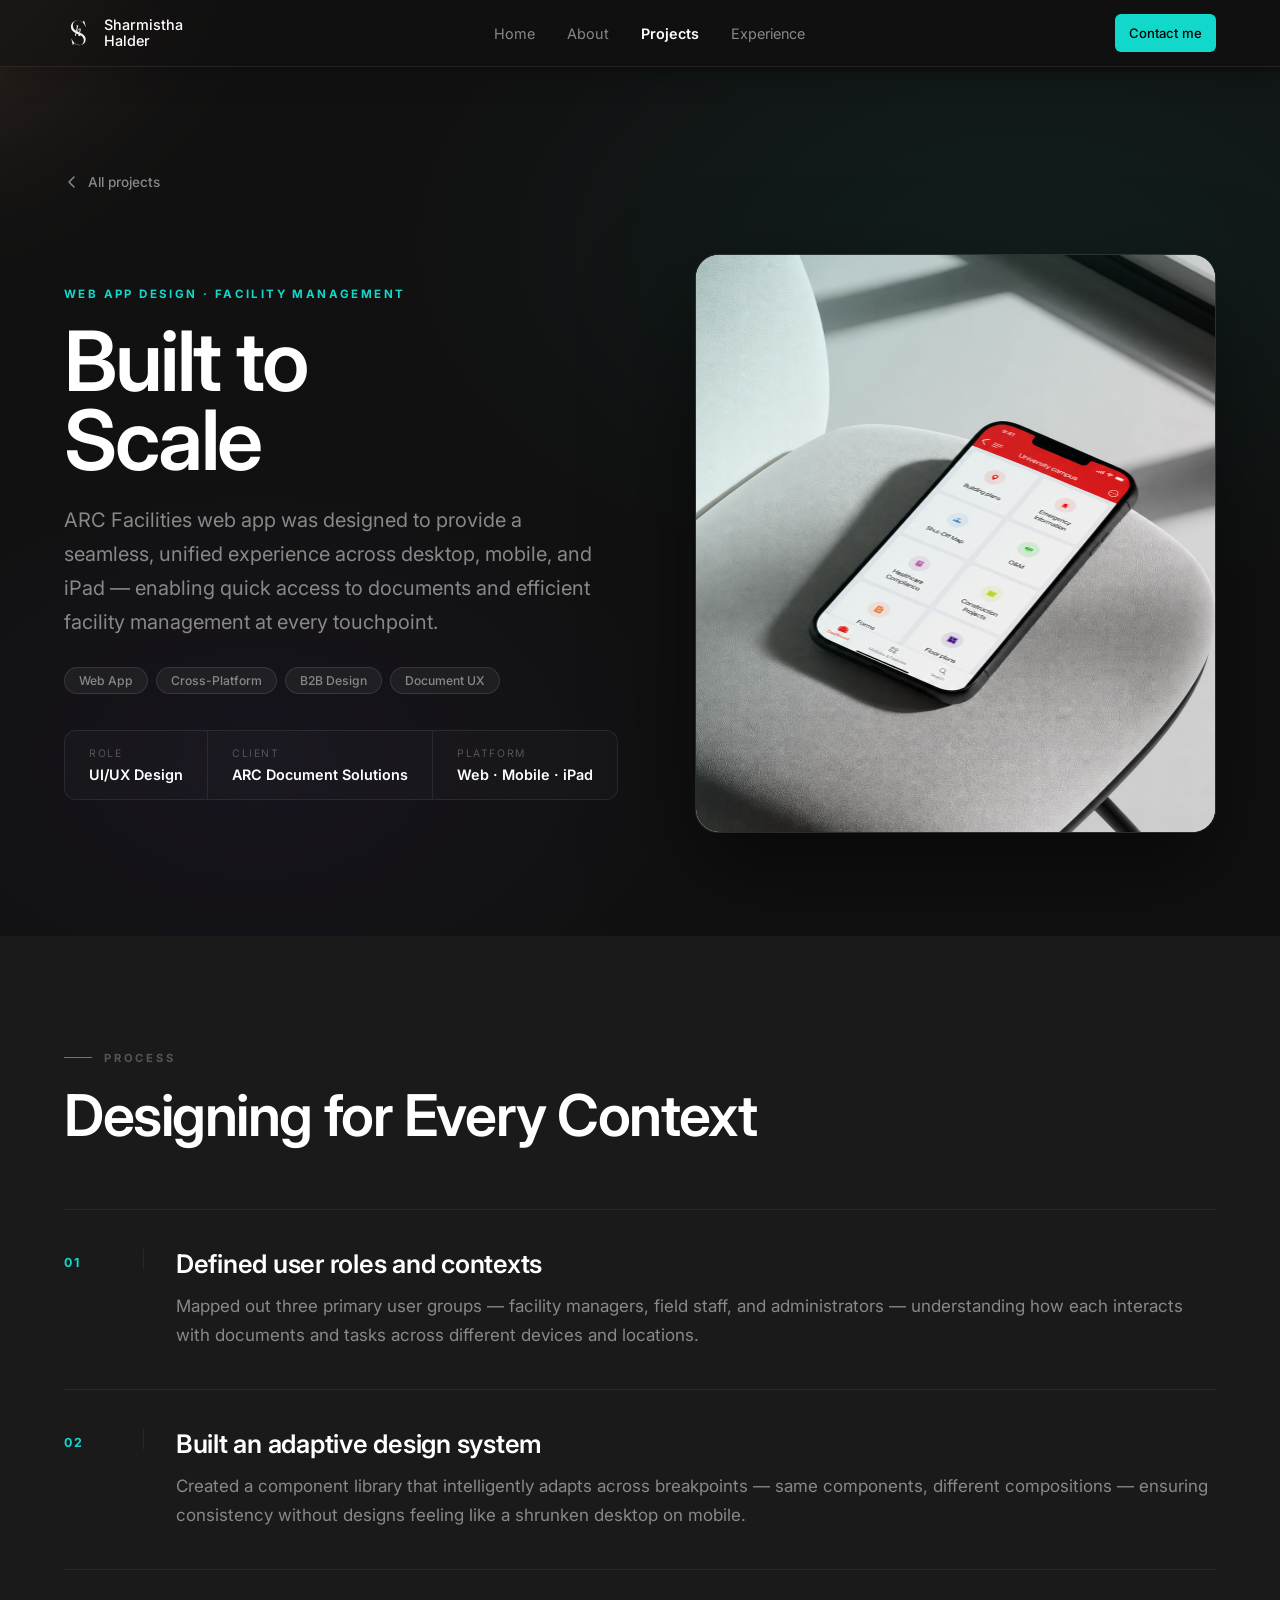
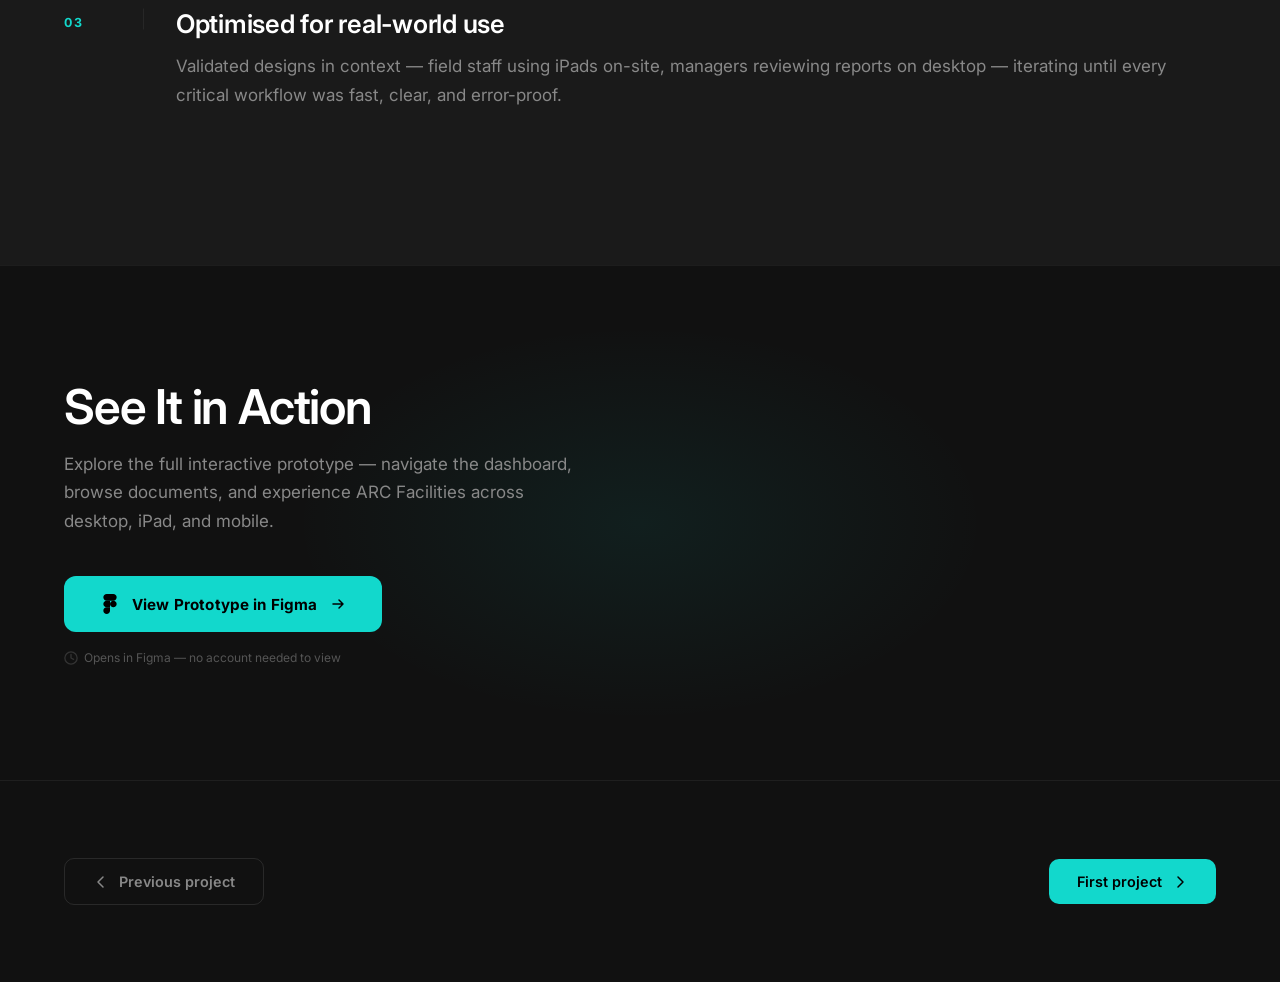
<file: project-mobile.html>
<!DOCTYPE html>
<html lang="en">

<head>
  <meta charset="UTF-8">
  <meta name="viewport" content="width=device-width, initial-scale=1.0">
  <title>Built to Scale – ARC Facilities · Sharmistha Halder</title>
  <meta name="description"
    content="ARC Facilities web app – a seamless cross-platform experience across desktop, mobile, and iPad for efficient facility management.">
  <link rel="preconnect" href="https://fonts.googleapis.com">
  <link rel="preconnect" href="https://fonts.gstatic.com" crossorigin>
  <link
    href="https://fonts.googleapis.com/css2?family=Inter:wght@300;400;500;600;700&family=Playfair+Display:ital,wght@1,500;1,600&display=swap"
    rel="stylesheet">
  <link rel="stylesheet" href="style.css">
  <link rel="stylesheet" href="project-detail.css">
</head>

<body>
  <div class="cursor-follower" id="cursor"></div>
  <nav class="navbar">
    <a href="./index.html#home" class="logo"><img src="./assets/logo emblem.svg" alt="Logo"
        class="logo-icon"><span>Sharmistha<br>Halder</span></a>
    <div class="nav-links" id="nav-links">
      <a href="./index.html#home" class="nav-link">Home</a>
      <a href="./index.html#about" class="nav-link">About</a>
      <a href="./index.html#projects" class="nav-link active">Projects</a>
      <a href="./index.html#experience" class="nav-link">Experience</a>
    </div>
    <div class="nav-actions">
      <button type="button" class="btn-primary" onclick="toggleModal(true)">Contact me</button>
      <div class="hamburger" id="hamburger"><span></span><span></span><span></span></div>
    </div>
  </nav>

  <main class="pd-main">

    <!-- HERO -->
    <header class="pd-hero">
      <div class="pd-hero-inner">
        <a href="./index.html#projects" class="pd-back">
          <svg width="16" height="16" viewBox="0 0 16 16" fill="none">
            <path d="M10 3L5 8l5 5" stroke="currentColor" stroke-width="1.5" stroke-linecap="round"
              stroke-linejoin="round" />
          </svg>
          All projects
        </a>
        <div class="pd-hero-grid">
          <div class="pd-hero-text fade-up">
            <p class="pd-eyebrow">Web App Design · Facility Management</p>
            <h1 class="pd-title">Built to<br>Scale</h1>
            <p class="pd-summary">ARC Facilities web app was designed to provide a seamless, unified experience across
              desktop, mobile, and iPad — enabling quick access to documents and efficient facility management at every
              touchpoint.</p>
            <div class="pd-tags">
              <span class="pd-tag">Web App</span>
              <span class="pd-tag">Cross-Platform</span>
              <span class="pd-tag">B2B Design</span>
              <span class="pd-tag">Document UX</span>
            </div>
            <div class="pd-meta-strip">
              <div class="pd-meta-item"><span class="pd-meta-label">Role</span><strong>UI/UX Design</strong></div>
              <div class="pd-meta-divider"></div>
              <div class="pd-meta-item"><span class="pd-meta-label">Client</span><strong>ARC Document Solutions</strong>
              </div>
              <div class="pd-meta-divider"></div>
              <div class="pd-meta-item"><span class="pd-meta-label">Platform</span><strong>Web · Mobile · iPad</strong>
              </div>
            </div>
          </div>
          <div class="pd-hero-visual fade-up fade-delay-1">
            <div class="pd-visual-glow"></div>
            <img src="./assets/arc details.svg" alt="ARC Facilities web app interface">
          </div>
        </div>
      </div>
    </header>

    <!-- PROCESS -->
    <section class="pd-section pd-section-dark">
      <div class="pd-section-inner">
        <div class="pd-section-label fade-up">Process</div>
        <h2 class="pd-section-title fade-up">Designing for Every Context</h2>
        <div class="pd-process-list">
          <div class="pd-process-step fade-up">
            <span class="pd-step-num">01</span>
            <div class="pd-step-body">
              <h3>Defined user roles and contexts</h3>
              <p>Mapped out three primary user groups — facility managers, field staff, and administrators —
                understanding how each interacts with documents and tasks across different devices and locations.</p>
            </div>
          </div>
          <div class="pd-process-step fade-up fade-delay-1">
            <span class="pd-step-num">02</span>
            <div class="pd-step-body">
              <h3>Built an adaptive design system</h3>
              <p>Created a component library that intelligently adapts across breakpoints — same components, different
                compositions — ensuring consistency without designs feeling like a shrunken desktop on mobile.</p>
            </div>
          </div>
          <div class="pd-process-step fade-up fade-delay-2">
            <span class="pd-step-num">03</span>
            <div class="pd-step-body">
              <h3>Optimised for real-world use</h3>
              <p>Validated designs in context — field staff using iPads on-site, managers reviewing reports on desktop —
                iterating until every critical workflow was fast, clear, and error-proof.</p>
            </div>
          </div>
        </div>
      </div>
    </section>

    <!-- CASE STUDY PREVIEW -->
    <!-- <section class="pd-casestudy-section fade-up">
      <div class="pd-casestudy-inner">
        <div class="pd-screens-header fade-up">
          <div class="pd-section-label">Case Study</div>
          <h2>Full Case Study</h2>
          <p>An end-to-end walkthrough of how ARC Facilities was designed for every screen, every workflow, every user.
          </p>
        </div>
        <div class="pd-casestudy-mockup fade-up fade-delay-1">
          <img src="./assets/ARC Facilities Case Studies.svg" alt="ARC Facilities — Full Case Study Preview"
            loading="eager" decoding="async">
        </div>
      </div>
    </section> -->

    <!-- FIGMA PROTOTYPE CTA -->
    <section class="pd-figma-section fade-up">
      <div class="pd-figma-inner">
        <h2 class="pd-figma-title">See It in Action</h2>
        <p class="pd-figma-desc">Explore the full interactive prototype — navigate the dashboard, browse documents, and
          experience ARC Facilities across desktop, iPad, and mobile.</p>
        <!-- Replace href with your actual Figma prototype link -->
        <a href="https://www.figma.com/proto/wI82BPblSYLZpW8DhnH2h1/arc?node-id=8-9287&t=iW72GqGmLwhWnkRj-0&scaling=scale-down-width&content-scaling=fixed&page-id=0%3A1&hide-ui=1"
          target="_blank" rel="noopener noreferrer" class="pd-figma-btn" id="figma-cta-mobile">
          <svg width="20" height="20" viewBox="0 0 38 57" fill="none" xmlns="http://www.w3.org/2000/svg"
            aria-hidden="true">
            <path
              d="M19 28.5C19 25.9804 20.0009 23.5641 21.7825 21.7825C23.5641 20.0009 25.9804 19 28.5 19C31.0196 19 33.4359 20.0009 35.2175 21.7825C36.9991 23.5641 38 25.9804 38 28.5C38 31.0196 36.9991 33.4359 35.2175 35.2175C33.4359 36.9991 31.0196 38 28.5 38C25.9804 38 23.5641 36.9991 21.7825 35.2175C20.0009 33.4359 19 31.0196 19 28.5Z"
              fill="currentColor" />
            <path
              d="M0 47.5C0 44.9804 1.00089 42.5641 2.78249 40.7825C4.56408 39.0009 6.98044 38 9.5 38H19V47.5C19 50.0196 17.9991 52.4359 16.2175 54.2175C14.4359 55.9991 12.0196 57 9.5 57C6.98044 57 4.56408 55.9991 2.78249 54.2175C1.00089 52.4359 0 50.0196 0 47.5Z"
              fill="currentColor" />
            <path
              d="M19 0V19H28.5C31.0196 19 33.4359 17.9991 35.2175 16.2175C36.9991 14.4359 38 12.0196 38 9.5C38 6.98044 36.9991 4.56408 35.2175 2.78249C33.4359 1.00089 31.0196 0 28.5 0H19Z"
              fill="currentColor" />
            <path
              d="M0 9.5C0 12.0196 1.00089 14.4359 2.78249 16.2175C4.56408 17.9991 6.98044 19 9.5 19H19V0H9.5C6.98044 0 4.56408 1.00089 2.78249 2.78249C1.00089 4.56408 0 6.98044 0 9.5Z"
              fill="currentColor" />
            <path
              d="M0 28.5C0 31.0196 1.00089 33.4359 2.78249 35.2175C4.56408 36.9991 6.98044 38 9.5 38H19V19H9.5C6.98044 19 4.56408 20.0009 2.78249 21.7825C1.00089 23.5641 0 25.9804 0 28.5Z"
              fill="currentColor" />
          </svg>
          View Prototype in Figma
          <svg width="16" height="16" viewBox="0 0 16 16" fill="none" aria-hidden="true">
            <path d="M3 8h10M9 4l4 4-4 4" stroke="currentColor" stroke-width="1.5" stroke-linecap="round"
              stroke-linejoin="round" />
          </svg>
        </a>
        <p class="pd-figma-note">
          <svg width="14" height="14" viewBox="0 0 16 16" fill="none">
            <path d="M8 1a7 7 0 1 0 0 14A7 7 0 0 0 8 1zm0 3v4l3 1.5" stroke="currentColor" stroke-width="1.5"
              stroke-linecap="round" stroke-linejoin="round" />
          </svg>
          Opens in Figma — no account needed to view
        </p>
      </div>
    </section>

    <!-- NAV -->
    <section class="pd-nav-section">
      <div class="pd-nav-inner">
        <a href="./project-saas.html" class="pd-nav-btn secondary">
          <svg width="16" height="16" viewBox="0 0 16 16" fill="none">
            <path d="M10 3L5 8l5 5" stroke="currentColor" stroke-width="1.5" stroke-linecap="round"
              stroke-linejoin="round" />
          </svg>
          Previous project
        </a>
        <a href="./project-petcare.html" class="pd-nav-btn">
          First project
          <svg width="16" height="16" viewBox="0 0 16 16" fill="none">
            <path d="M6 3l5 5-5 5" stroke="currentColor" stroke-width="1.5" stroke-linecap="round"
              stroke-linejoin="round" />
          </svg>
        </a>
      </div>
    </section>
  </main>

  <div class="modal-overlay" id="modal-overlay" role="dialog" aria-modal="true" aria-labelledby="contact-title"
    aria-describedby="contact-description" onclick="toggleModal(false)">
    <div class="modal-content" onclick="event.stopPropagation()">
      <button type="button" class="close-btn" onclick="toggleModal(false)" aria-label="Close">×</button>
      <h2 id="contact-title">Get in Touch</h2>
      <p id="contact-description">Fill out the form below to discuss your next project.</p>
      <form class="contact-form" id="contact-form">
        <div class="form-group"><label for="contact-name">Name</label><input id="contact-name" name="name" type="text"
            placeholder="John Doe" required></div>
        <div class="form-group"><label for="contact-email">Email</label><input id="contact-email" name="email"
            type="email" placeholder="john@example.com" required></div>
        <div class="form-group"><label for="contact-message">Message</label><textarea id="contact-message"
            name="message" rows="4" placeholder="How can I help you?" required></textarea></div>
        <p class="form-status" id="form-status" role="status" aria-live="polite" hidden></p>
        <button type="submit" class="btn-primary w-full">Send Message</button>
      </form>
    </div>
  </div>
  <script src="script.js" defer></script>
  <script src="project-detail.js" defer></script>
</body>

</html>
</file>
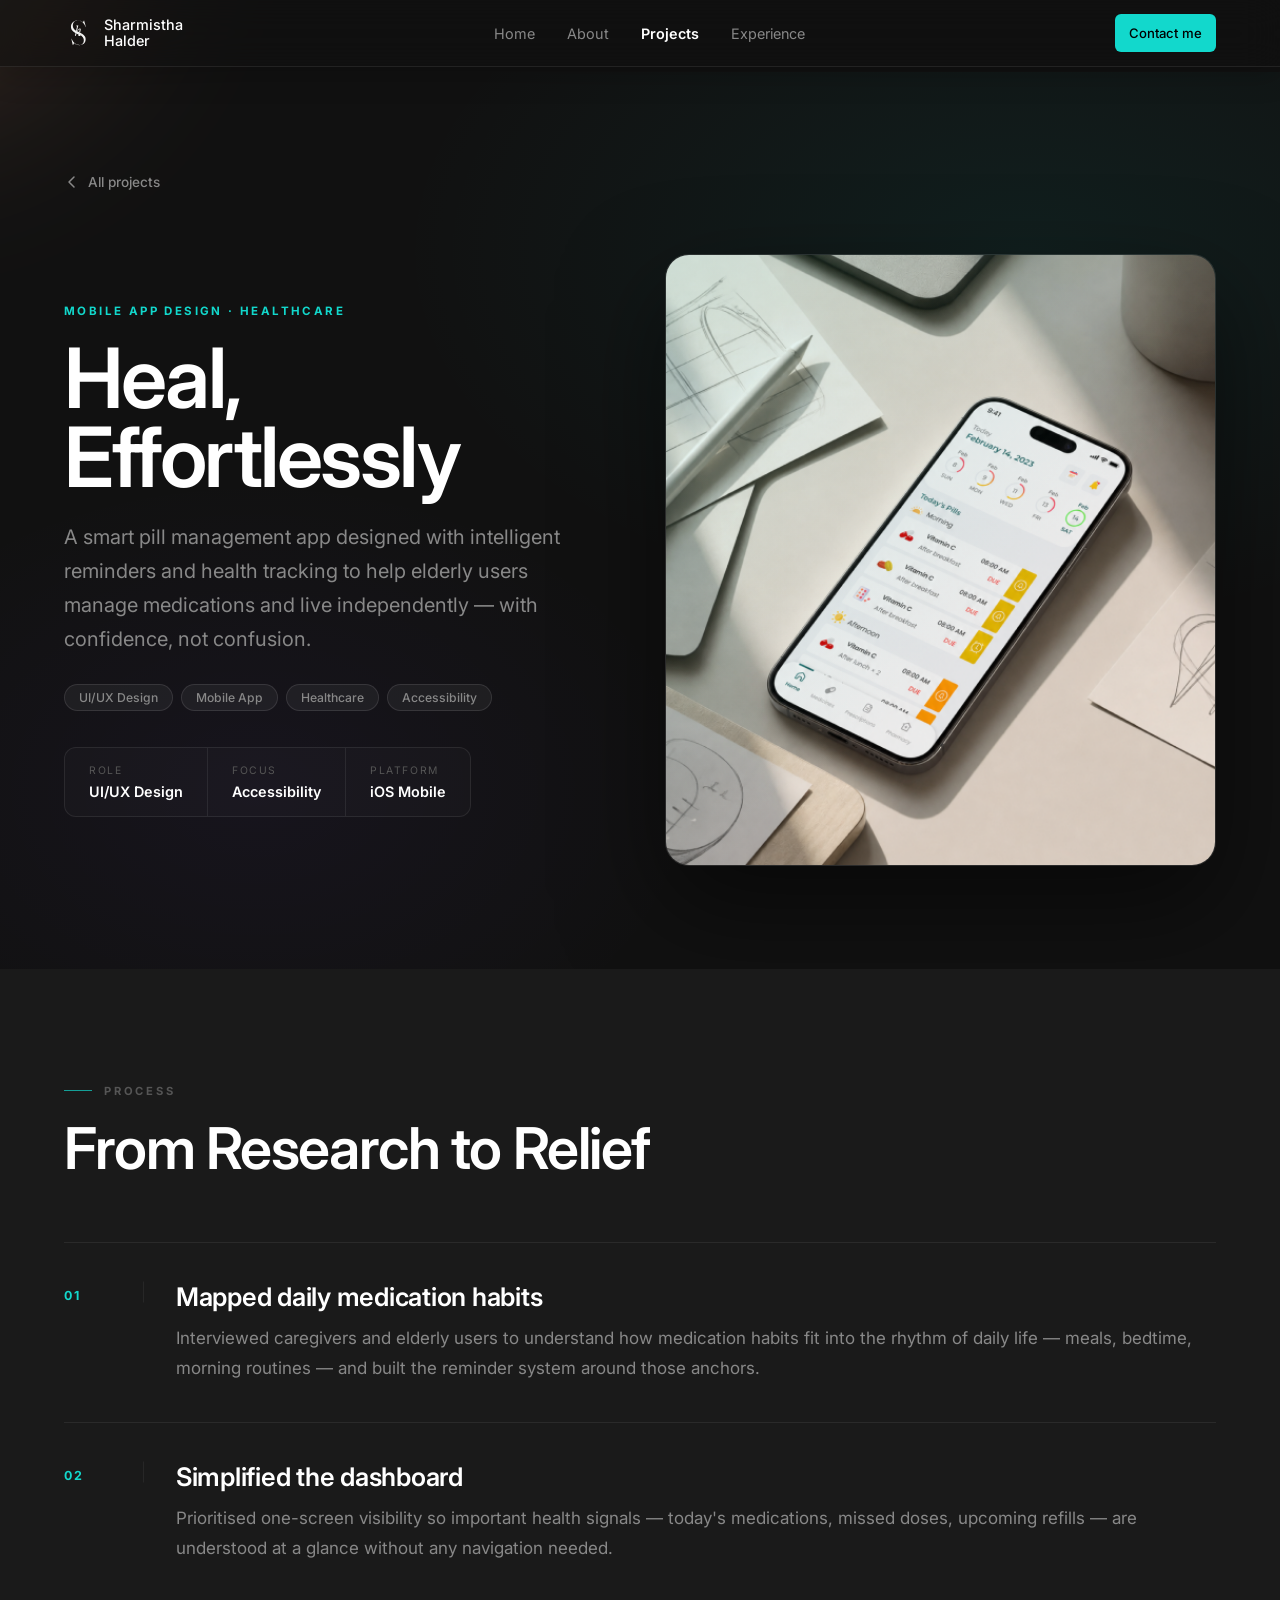
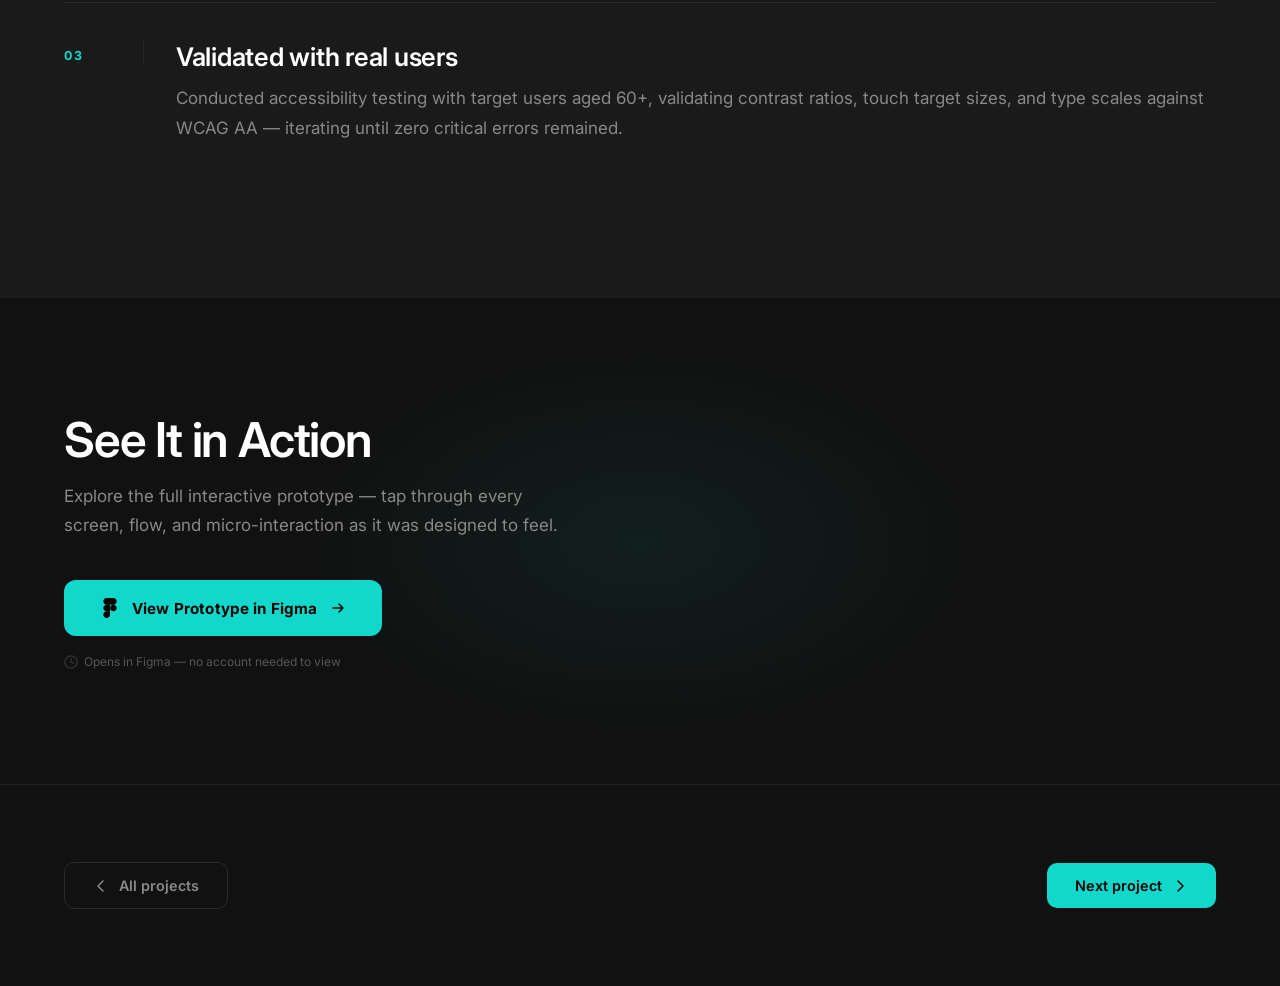
<file: project-petcare.html>
<!DOCTYPE html>
<html lang="en">

<head>
  <meta charset="UTF-8">
  <meta name="viewport" content="width=device-width, initial-scale=1.0">
  <title>Heal, Effortlessly – Pill Management App · Sharmistha Halder</title>
  <meta name="description"
    content="A smart pill management app designed with intelligent reminders and health tracking to help elderly users stay independent.">
  <link rel="preconnect" href="https://fonts.googleapis.com">
  <link rel="preconnect" href="https://fonts.gstatic.com" crossorigin>
  <link
    href="https://fonts.googleapis.com/css2?family=Inter:wght@300;400;500;600;700&family=Playfair+Display:ital,wght@1,500;1,600&display=swap"
    rel="stylesheet">
  <link rel="stylesheet" href="style.css">
  <link rel="stylesheet" href="project-detail.css">
</head>

<body>
  <div class="cursor-follower" id="cursor"></div>
  <nav class="navbar">
    <a href="./index.html#home" class="logo"><img src="./assets/logo emblem.svg" alt="Logo"
        class="logo-icon"><span>Sharmistha<br>Halder</span></a>
    <div class="nav-links" id="nav-links">
      <a href="./index.html#home" class="nav-link">Home</a>
      <a href="./index.html#about" class="nav-link">About</a>
      <a href="./index.html#projects" class="nav-link active">Projects</a>
      <a href="./index.html#experience" class="nav-link">Experience</a>
    </div>
    <div class="nav-actions">
      <button type="button" class="btn-primary" onclick="toggleModal(true)">Contact me</button>
      <div class="hamburger" id="hamburger"><span></span><span></span><span></span></div>
    </div>
  </nav>

  <main class="pd-main">

    <!-- HERO -->
    <header class="pd-hero">
      <div class="pd-hero-inner">
        <a href="./index.html#projects" class="pd-back">
          <svg width="16" height="16" viewBox="0 0 16 16" fill="none">
            <path d="M10 3L5 8l5 5" stroke="currentColor" stroke-width="1.5" stroke-linecap="round"
              stroke-linejoin="round" />
          </svg>
          All projects
        </a>
        <div class="pd-hero-grid">
          <div class="pd-hero-text fade-up">
            <p class="pd-eyebrow">Mobile App Design · Healthcare</p>
            <h1 class="pd-title">Heal,<br>Effortlessly</h1>
            <p class="pd-summary">A smart pill management app designed with intelligent reminders and health tracking to
              help elderly users manage medications and live independently — with confidence, not confusion.</p>
            <div class="pd-tags">
              <span class="pd-tag">UI/UX Design</span>
              <span class="pd-tag">Mobile App</span>
              <span class="pd-tag">Healthcare</span>
              <span class="pd-tag">Accessibility</span>
            </div>
            <div class="pd-meta-strip">
              <div class="pd-meta-item"><span class="pd-meta-label">Role</span><strong>UI/UX Design</strong></div>
              <div class="pd-meta-divider"></div>
              <div class="pd-meta-item"><span class="pd-meta-label">Focus</span><strong>Accessibility</strong></div>
              <div class="pd-meta-divider"></div>
              <div class="pd-meta-item"><span class="pd-meta-label">Platform</span><strong>iOS Mobile</strong></div>
            </div>
          </div>
          <div class="pd-hero-visual fade-up fade-delay-1">
            <div class="pd-visual-glow"></div>
            <img src="./assets/pill management details.png" alt="Pill management app dashboard">
          </div>
        </div>
      </div>
    </header>

    <!-- PROCESS -->
    <section class="pd-section pd-section-dark">
      <div class="pd-section-inner">
        <div class="pd-section-label fade-up">Process</div>
        <h2 class="pd-section-title fade-up">From Research to Relief</h2>
        <div class="pd-process-list">
          <div class="pd-process-step fade-up">
            <span class="pd-step-num">01</span>
            <div class="pd-step-body">
              <h3>Mapped daily medication habits</h3>
              <p>Interviewed caregivers and elderly users to understand how medication habits fit into the rhythm of
                daily life — meals, bedtime, morning routines — and built the reminder system around those anchors.</p>
            </div>
          </div>
          <div class="pd-process-step fade-up fade-delay-1">
            <span class="pd-step-num">02</span>
            <div class="pd-step-body">
              <h3>Simplified the dashboard</h3>
              <p>Prioritised one-screen visibility so important health signals — today's medications, missed doses,
                upcoming refills — are understood at a glance without any navigation needed.</p>
            </div>
          </div>
          <div class="pd-process-step fade-up fade-delay-2">
            <span class="pd-step-num">03</span>
            <div class="pd-step-body">
              <h3>Validated with real users</h3>
              <p>Conducted accessibility testing with target users aged 60+, validating contrast ratios, touch target
                sizes, and type scales against WCAG AA — iterating until zero critical errors remained.</p>
            </div>
          </div>
        </div>
      </div>
    </section>

    <!-- CASE STUDY PREVIEW -->
    <!-- <section class="pd-casestudy-section fade-up">
      <div class="pd-casestudy-inner">
        <div class="pd-screens-header fade-up">
          <div class="pd-section-label">Case Study</div>
          <h2>Full Case Study</h2>
          <p>A deep-dive walkthrough of every design decision — from research insights to final screens.</p>
        </div>
        <div class="pd-casestudy-mockup fade-up fade-delay-1">
          <img src="./assets/Case studies Template.svg" alt="Pill Management App — Full Case Study Preview"
            loading="eager" decoding="async">
        </div>
      </div>
    </section> -->

    <!-- FIGMA PROTOTYPE CTA -->
    <section class="pd-figma-section fade-up">
      <div class="pd-figma-inner">
        <h2 class="pd-figma-title">See It in Action</h2>
        <p class="pd-figma-desc">Explore the full interactive prototype — tap through every screen, flow, and
          micro-interaction as it was designed to feel.</p>
        <!-- Replace href with your actual Figma prototype link -->
        <a href="https://www.figma.com/proto/hmhsnbj0F3uNhGq2qOavrv/Pills-app?node-id=484-1074&t=bObjTOmkAZQxPOwJ-0&scaling=scale-down-width&content-scaling=fixed&starting-point-node-id=482%3A144&page-id=481%3A37&hide-ui=1"
          target="_blank" rel="noopener noreferrer" class="pd-figma-btn" id="figma-cta-petcare">
          <svg width="20" height="20" viewBox="0 0 38 57" fill="none" xmlns="http://www.w3.org/2000/svg"
            aria-hidden="true">
            <path
              d="M19 28.5C19 25.9804 20.0009 23.5641 21.7825 21.7825C23.5641 20.0009 25.9804 19 28.5 19C31.0196 19 33.4359 20.0009 35.2175 21.7825C36.9991 23.5641 38 25.9804 38 28.5C38 31.0196 36.9991 33.4359 35.2175 35.2175C33.4359 36.9991 31.0196 38 28.5 38C25.9804 38 23.5641 36.9991 21.7825 35.2175C20.0009 33.4359 19 31.0196 19 28.5Z"
              fill="currentColor" />
            <path
              d="M0 47.5C0 44.9804 1.00089 42.5641 2.78249 40.7825C4.56408 39.0009 6.98044 38 9.5 38H19V47.5C19 50.0196 17.9991 52.4359 16.2175 54.2175C14.4359 55.9991 12.0196 57 9.5 57C6.98044 57 4.56408 55.9991 2.78249 54.2175C1.00089 52.4359 0 50.0196 0 47.5Z"
              fill="currentColor" />
            <path
              d="M19 0V19H28.5C31.0196 19 33.4359 17.9991 35.2175 16.2175C36.9991 14.4359 38 12.0196 38 9.5C38 6.98044 36.9991 4.56408 35.2175 2.78249C33.4359 1.00089 31.0196 0 28.5 0H19Z"
              fill="currentColor" />
            <path
              d="M0 9.5C0 12.0196 1.00089 14.4359 2.78249 16.2175C4.56408 17.9991 6.98044 19 9.5 19H19V0H9.5C6.98044 0 4.56408 1.00089 2.78249 2.78249C1.00089 4.56408 0 6.98044 0 9.5Z"
              fill="currentColor" />
            <path
              d="M0 28.5C0 31.0196 1.00089 33.4359 2.78249 35.2175C4.56408 36.9991 6.98044 38 9.5 38H19V19H9.5C6.98044 19 4.56408 20.0009 2.78249 21.7825C1.00089 23.5641 0 25.9804 0 28.5Z"
              fill="currentColor" />
          </svg>
          View Prototype in Figma
          <svg width="16" height="16" viewBox="0 0 16 16" fill="none" aria-hidden="true">
            <path d="M3 8h10M9 4l4 4-4 4" stroke="currentColor" stroke-width="1.5" stroke-linecap="round"
              stroke-linejoin="round" />
          </svg>
        </a>
        <p class="pd-figma-note">
          <svg width="14" height="14" viewBox="0 0 16 16" fill="none">
            <path d="M8 1a7 7 0 1 0 0 14A7 7 0 0 0 8 1zm0 3v4l3 1.5" stroke="currentColor" stroke-width="1.5"
              stroke-linecap="round" stroke-linejoin="round" />
          </svg>
          Opens in Figma — no account needed to view
        </p>
      </div>
    </section>

    <!-- NAV -->
    <section class="pd-nav-section">
      <div class="pd-nav-inner">
        <a href="./index.html#projects" class="pd-nav-btn secondary">
          <svg width="16" height="16" viewBox="0 0 16 16" fill="none">
            <path d="M10 3L5 8l5 5" stroke="currentColor" stroke-width="1.5" stroke-linecap="round"
              stroke-linejoin="round" />
          </svg>
          All projects
        </a>
        <a href="./project-yudo.html" class="pd-nav-btn">
          Next project
          <svg width="16" height="16" viewBox="0 0 16 16" fill="none">
            <path d="M6 3l5 5-5 5" stroke="currentColor" stroke-width="1.5" stroke-linecap="round"
              stroke-linejoin="round" />
          </svg>
        </a>
      </div>
    </section>
  </main>

  <div class="modal-overlay" id="modal-overlay" role="dialog" aria-modal="true" aria-labelledby="contact-title"
    aria-describedby="contact-description" onclick="toggleModal(false)">
    <div class="modal-content" onclick="event.stopPropagation()">
      <button type="button" class="close-btn" onclick="toggleModal(false)" aria-label="Close">×</button>
      <h2 id="contact-title">Get in Touch</h2>
      <p id="contact-description">Fill out the form below to discuss your next project.</p>
      <form class="contact-form" id="contact-form">
        <div class="form-group"><label for="contact-name">Name</label><input id="contact-name" name="name" type="text"
            placeholder="John Doe" required></div>
        <div class="form-group"><label for="contact-email">Email</label><input id="contact-email" name="email"
            type="email" placeholder="john@example.com" required></div>
        <div class="form-group"><label for="contact-message">Message</label><textarea id="contact-message"
            name="message" rows="4" placeholder="How can I help you?" required></textarea></div>
        <p class="form-status" id="form-status" role="status" aria-live="polite" hidden></p>
        <button type="submit" class="btn-primary w-full">Send Message</button>
      </form>
    </div>
  </div>
  <script src="script.js" defer></script>
  <script src="project-detail.js" defer></script>
</body>

</html>
</file>
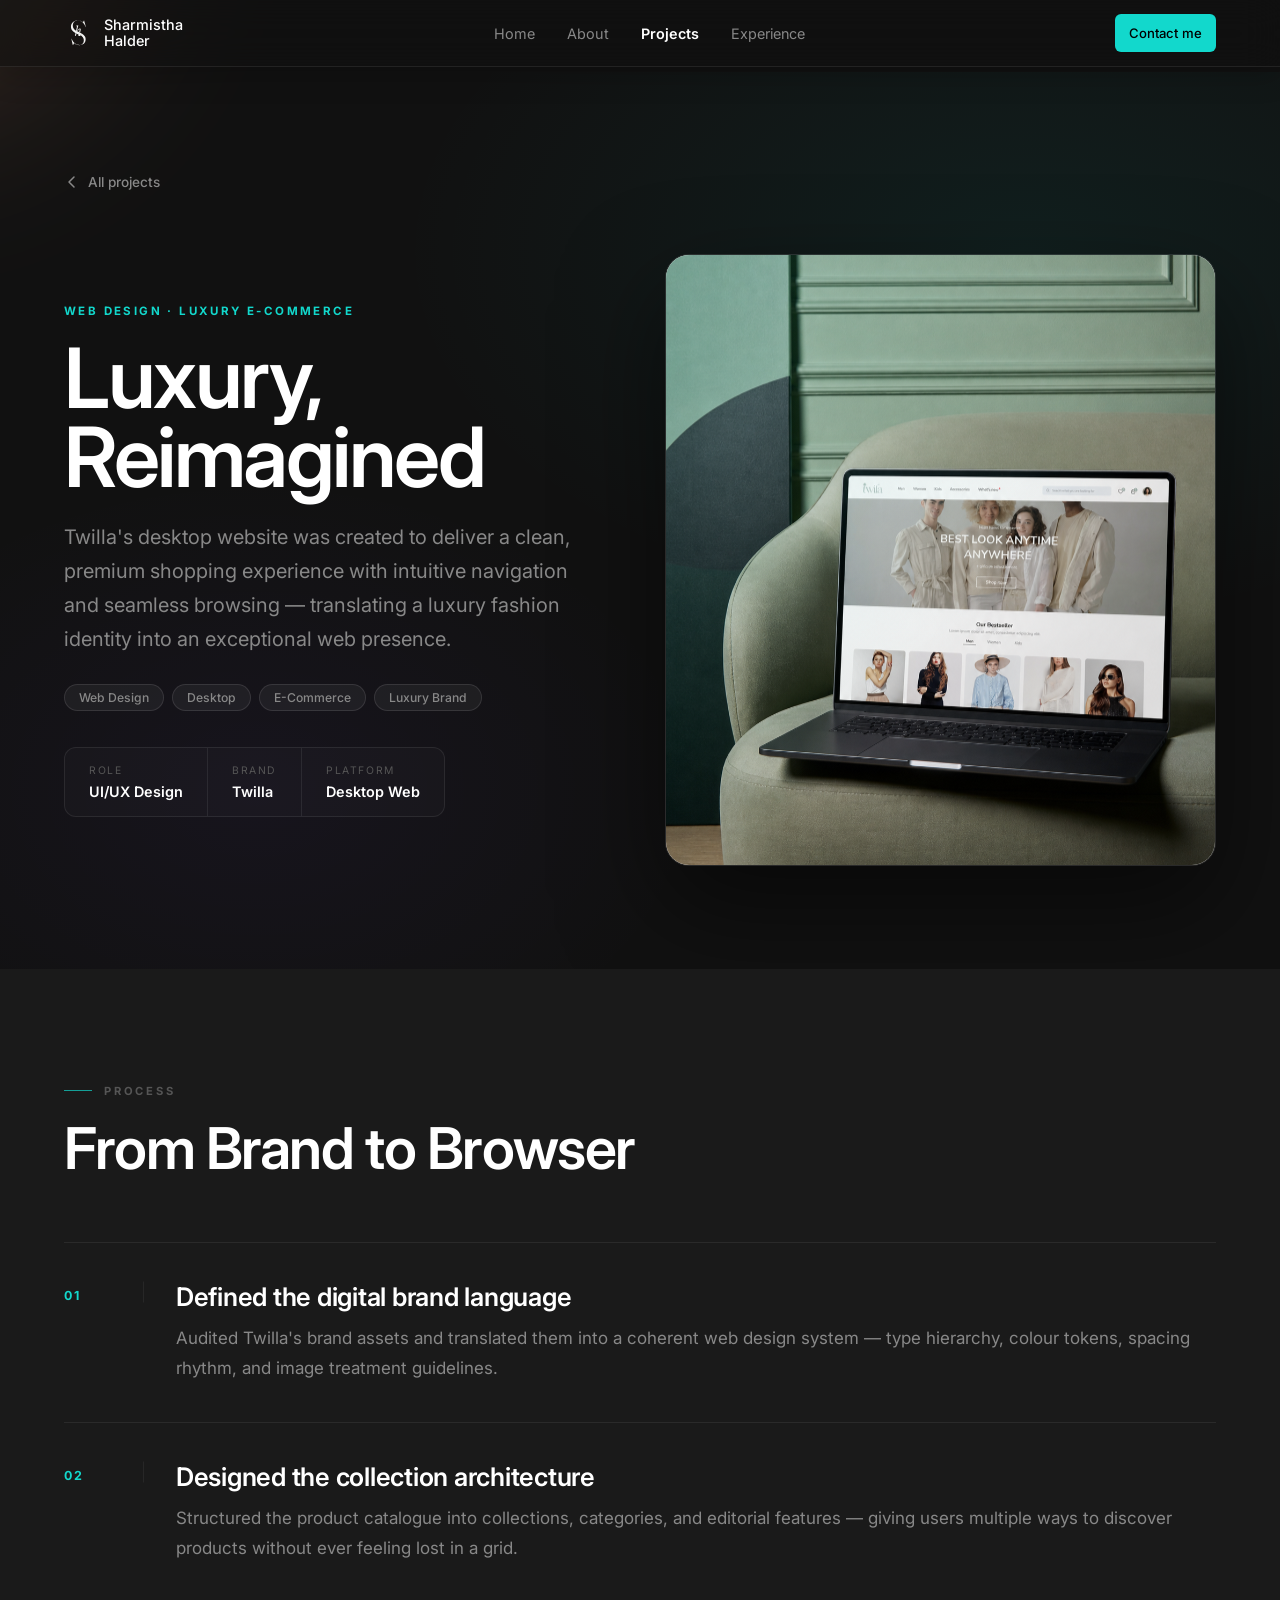
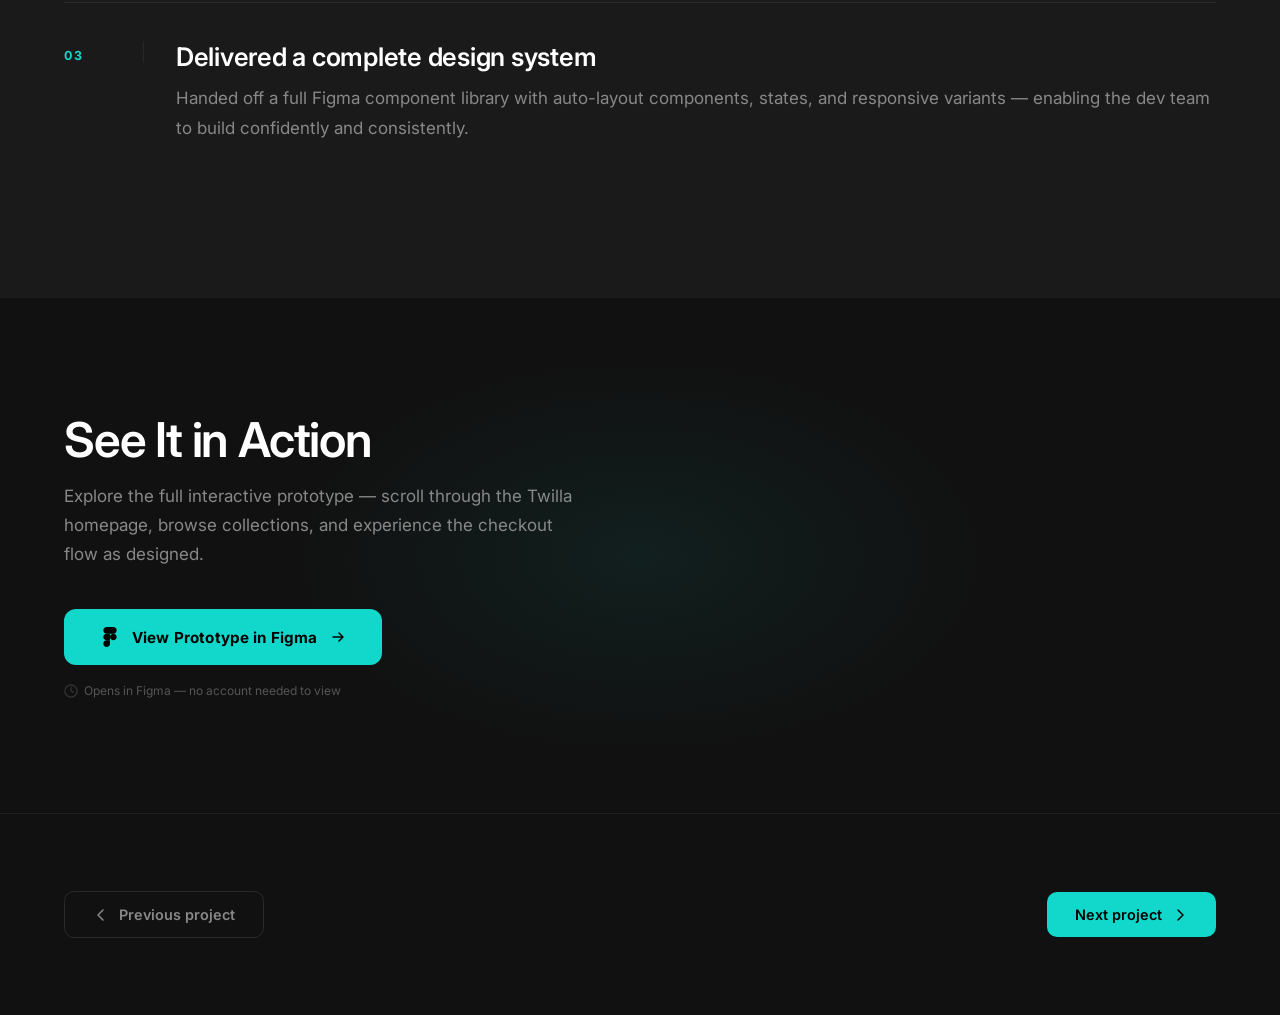
<file: project-saas.html>
<!DOCTYPE html>
<html lang="en">

<head>
  <meta charset="UTF-8">
  <meta name="viewport" content="width=device-width, initial-scale=1.0">
  <title>Luxury, Reimagined – Twilla Web · Sharmistha Halder</title>
  <meta name="description"
    content="Twilla's desktop website – a clean, premium shopping experience with intuitive navigation and seamless browsing.">
  <link rel="preconnect" href="https://fonts.googleapis.com">
  <link rel="preconnect" href="https://fonts.gstatic.com" crossorigin>
  <link
    href="https://fonts.googleapis.com/css2?family=Inter:wght@300;400;500;600;700&family=Playfair+Display:ital,wght@1,500;1,600&display=swap"
    rel="stylesheet">
  <link rel="stylesheet" href="style.css">
  <link rel="stylesheet" href="project-detail.css">
</head>

<body>
  <div class="cursor-follower" id="cursor"></div>
  <nav class="navbar">
    <a href="./index.html#home" class="logo"><img src="./assets/logo emblem.svg" alt="Logo"
        class="logo-icon"><span>Sharmistha<br>Halder</span></a>
    <div class="nav-links" id="nav-links">
      <a href="./index.html#home" class="nav-link">Home</a>
      <a href="./index.html#about" class="nav-link">About</a>
      <a href="./index.html#projects" class="nav-link active">Projects</a>
      <a href="./index.html#experience" class="nav-link">Experience</a>
    </div>
    <div class="nav-actions">
      <button type="button" class="btn-primary" onclick="toggleModal(true)">Contact me</button>
      <div class="hamburger" id="hamburger"><span></span><span></span><span></span></div>
    </div>
  </nav>

  <main class="pd-main">

    <!-- HERO -->
    <header class="pd-hero">
      <div class="pd-hero-inner">
        <a href="./index.html#projects" class="pd-back">
          <svg width="16" height="16" viewBox="0 0 16 16" fill="none">
            <path d="M10 3L5 8l5 5" stroke="currentColor" stroke-width="1.5" stroke-linecap="round"
              stroke-linejoin="round" />
          </svg>
          All projects
        </a>
        <div class="pd-hero-grid">
          <div class="pd-hero-text fade-up">
            <p class="pd-eyebrow">Web Design · Luxury E-Commerce</p>
            <h1 class="pd-title">Luxury,<br>Reimagined</h1>
            <p class="pd-summary">Twilla's desktop website was created to deliver a clean, premium shopping experience
              with intuitive navigation and seamless browsing — translating a luxury fashion identity into an
              exceptional web presence.</p>
            <div class="pd-tags">
              <span class="pd-tag">Web Design</span>
              <span class="pd-tag">Desktop</span>
              <span class="pd-tag">E-Commerce</span>
              <span class="pd-tag">Luxury Brand</span>
            </div>
            <div class="pd-meta-strip">
              <div class="pd-meta-item"><span class="pd-meta-label">Role</span><strong>UI/UX Design</strong></div>
              <div class="pd-meta-divider"></div>
              <div class="pd-meta-item"><span class="pd-meta-label">Brand</span><strong>Twilla</strong></div>
              <div class="pd-meta-divider"></div>
              <div class="pd-meta-item"><span class="pd-meta-label">Platform</span><strong>Desktop Web</strong></div>
            </div>
          </div>
          <div class="pd-hero-visual fade-up fade-delay-1">
            <div class="pd-visual-glow"></div>
            <img src="./assets/twilla web detail.svg" alt="Twilla website interface">
          </div>
        </div>
      </div>
    </header>

    <!-- PROCESS -->
    <section class="pd-section pd-section-dark">
      <div class="pd-section-inner">
        <div class="pd-section-label fade-up">Process</div>
        <h2 class="pd-section-title fade-up">From Brand to Browser</h2>
        <div class="pd-process-list">
          <div class="pd-process-step fade-up">
            <span class="pd-step-num">01</span>
            <div class="pd-step-body">
              <h3>Defined the digital brand language</h3>
              <p>Audited Twilla's brand assets and translated them into a coherent web design system — type hierarchy,
                colour tokens, spacing rhythm, and image treatment guidelines.</p>
            </div>
          </div>
          <div class="pd-process-step fade-up fade-delay-1">
            <span class="pd-step-num">02</span>
            <div class="pd-step-body">
              <h3>Designed the collection architecture</h3>
              <p>Structured the product catalogue into collections, categories, and editorial features — giving users
                multiple ways to discover products without ever feeling lost in a grid.</p>
            </div>
          </div>
          <div class="pd-process-step fade-up fade-delay-2">
            <span class="pd-step-num">03</span>
            <div class="pd-step-body">
              <h3>Delivered a complete design system</h3>
              <p>Handed off a full Figma component library with auto-layout components, states, and responsive variants
                — enabling the dev team to build confidently and consistently.</p>
            </div>
          </div>
        </div>
      </div>
    </section>

    <!-- FIGMA PROTOTYPE CTA -->
    <section class="pd-figma-section fade-up">
      <div class="pd-figma-inner">
        <h2 class="pd-figma-title">See It in Action</h2>
        <p class="pd-figma-desc">Explore the full interactive prototype — scroll through the Twilla homepage, browse
          collections, and experience the checkout flow as designed.</p>
        <!-- Replace href with your actual Figma prototype link -->
        <a href="https://www.figma.com/proto/jJ3hpRQGCe2NXp9IZo8Huq/Twila-ecommerce?node-id=446-1480&t=LCY7jMKjtFRfYSby-0&scaling=scale-down-width&content-scaling=fixed&starting-point-node-id=806%3A1787&page-id=166%3A1631&hide-ui=1"
          target="_blank" rel="noopener noreferrer" class="pd-figma-btn" id="figma-cta-saas">
          <svg width="20" height="20" viewBox="0 0 38 57" fill="none" xmlns="http://www.w3.org/2000/svg"
            aria-hidden="true">
            <path
              d="M19 28.5C19 25.9804 20.0009 23.5641 21.7825 21.7825C23.5641 20.0009 25.9804 19 28.5 19C31.0196 19 33.4359 20.0009 35.2175 21.7825C36.9991 23.5641 38 25.9804 38 28.5C38 31.0196 36.9991 33.4359 35.2175 35.2175C33.4359 36.9991 31.0196 38 28.5 38C25.9804 38 23.5641 36.9991 21.7825 35.2175C20.0009 33.4359 19 31.0196 19 28.5Z"
              fill="currentColor" />
            <path
              d="M0 47.5C0 44.9804 1.00089 42.5641 2.78249 40.7825C4.56408 39.0009 6.98044 38 9.5 38H19V47.5C19 50.0196 17.9991 52.4359 16.2175 54.2175C14.4359 55.9991 12.0196 57 9.5 57C6.98044 57 4.56408 55.9991 2.78249 54.2175C1.00089 52.4359 0 50.0196 0 47.5Z"
              fill="currentColor" />
            <path
              d="M19 0V19H28.5C31.0196 19 33.4359 17.9991 35.2175 16.2175C36.9991 14.4359 38 12.0196 38 9.5C38 6.98044 36.9991 4.56408 35.2175 2.78249C33.4359 1.00089 31.0196 0 28.5 0H19Z"
              fill="currentColor" />
            <path
              d="M0 9.5C0 12.0196 1.00089 14.4359 2.78249 16.2175C4.56408 17.9991 6.98044 19 9.5 19H19V0H9.5C6.98044 0 4.56408 1.00089 2.78249 2.78249C1.00089 4.56408 0 6.98044 0 9.5Z"
              fill="currentColor" />
            <path
              d="M0 28.5C0 31.0196 1.00089 33.4359 2.78249 35.2175C4.56408 36.9991 6.98044 38 9.5 38H19V19H9.5C6.98044 19 4.56408 20.0009 2.78249 21.7825C1.00089 23.5641 0 25.9804 0 28.5Z"
              fill="currentColor" />
          </svg>
          View Prototype in Figma
          <svg width="16" height="16" viewBox="0 0 16 16" fill="none" aria-hidden="true">
            <path d="M3 8h10M9 4l4 4-4 4" stroke="currentColor" stroke-width="1.5" stroke-linecap="round"
              stroke-linejoin="round" />
          </svg>
        </a>
        <p class="pd-figma-note">
          <svg width="14" height="14" viewBox="0 0 16 16" fill="none">
            <path d="M8 1a7 7 0 1 0 0 14A7 7 0 0 0 8 1zm0 3v4l3 1.5" stroke="currentColor" stroke-width="1.5"
              stroke-linecap="round" stroke-linejoin="round" />
          </svg>
          Opens in Figma — no account needed to view
        </p>
      </div>
    </section>

    <!-- NAV -->
    <section class="pd-nav-section">
      <div class="pd-nav-inner">
        <a href="./project-yudo.html" class="pd-nav-btn secondary">
          <svg width="16" height="16" viewBox="0 0 16 16" fill="none">
            <path d="M10 3L5 8l5 5" stroke="currentColor" stroke-width="1.5" stroke-linecap="round"
              stroke-linejoin="round" />
          </svg>
          Previous project
        </a>
        <a href="./project-mobile.html" class="pd-nav-btn">
          Next project
          <svg width="16" height="16" viewBox="0 0 16 16" fill="none">
            <path d="M6 3l5 5-5 5" stroke="currentColor" stroke-width="1.5" stroke-linecap="round"
              stroke-linejoin="round" />
          </svg>
        </a>
      </div>
    </section>
  </main>

  <div class="modal-overlay" id="modal-overlay" role="dialog" aria-modal="true" aria-labelledby="contact-title"
    aria-describedby="contact-description" onclick="toggleModal(false)">
    <div class="modal-content" onclick="event.stopPropagation()">
      <button type="button" class="close-btn" onclick="toggleModal(false)" aria-label="Close">×</button>
      <h2 id="contact-title">Get in Touch</h2>
      <p id="contact-description">Fill out the form below to discuss your next project.</p>
      <form class="contact-form" id="contact-form">
        <div class="form-group"><label for="contact-name">Name</label><input id="contact-name" name="name" type="text"
            placeholder="John Doe" required></div>
        <div class="form-group"><label for="contact-email">Email</label><input id="contact-email" name="email"
            type="email" placeholder="john@example.com" required></div>
        <div class="form-group"><label for="contact-message">Message</label><textarea id="contact-message"
            name="message" rows="4" placeholder="How can I help you?" required></textarea></div>
        <p class="form-status" id="form-status" role="status" aria-live="polite" hidden></p>
        <button type="submit" class="btn-primary w-full">Send Message</button>
      </form>
    </div>
  </div>
  <script src="script.js" defer></script>
  <script src="project-detail.js" defer></script>
</body>

</html>
</file>
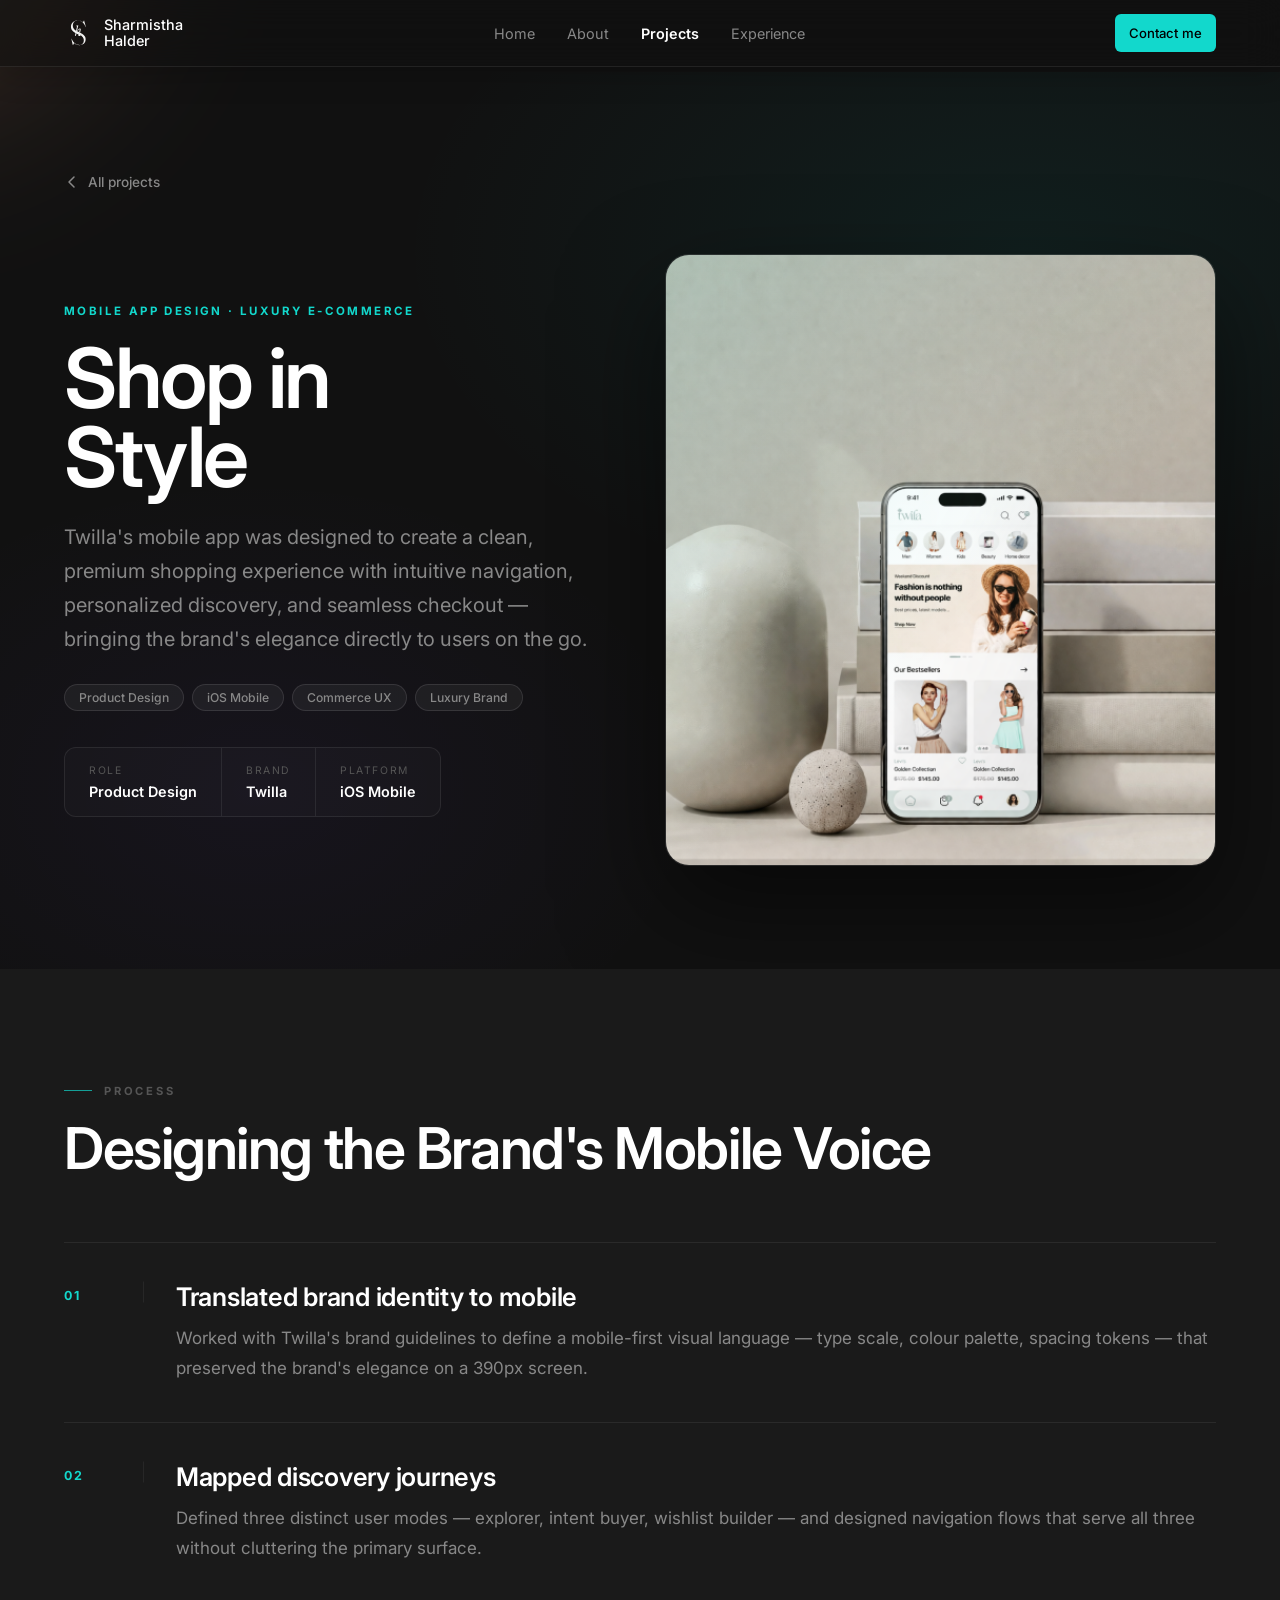
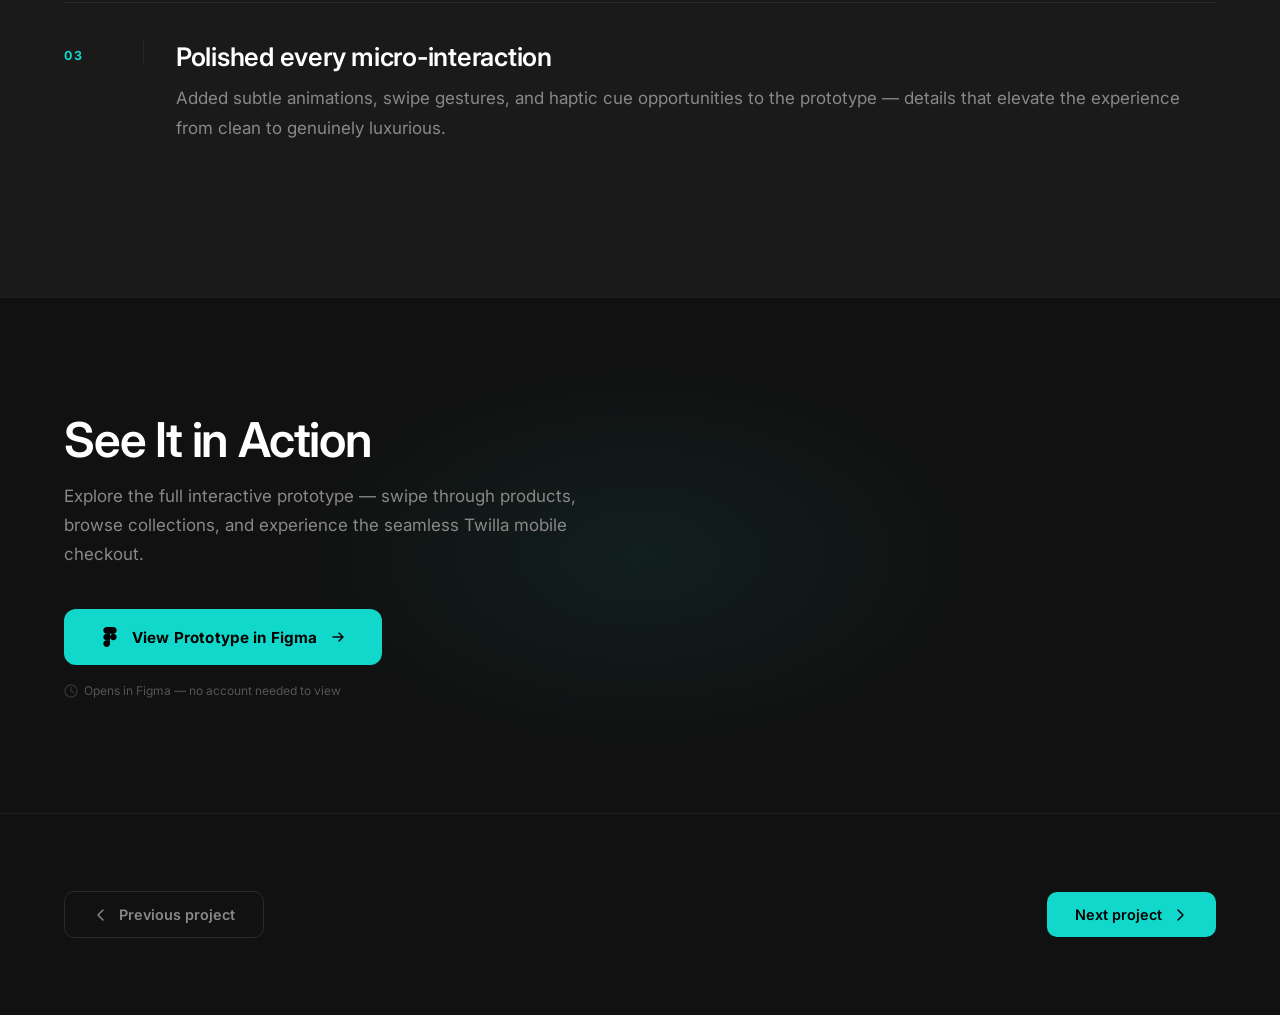
<file: project-yudo.html>
<!DOCTYPE html>
<html lang="en">

<head>
  <meta charset="UTF-8">
  <meta name="viewport" content="width=device-width, initial-scale=1.0">
  <title>Shop in Style – Twilla Mobile App · Sharmistha Halder</title>
  <meta name="description"
    content="Twilla's mobile app – a premium shopping experience with intuitive navigation and seamless checkout.">
  <link rel="preconnect" href="https://fonts.googleapis.com">
  <link rel="preconnect" href="https://fonts.gstatic.com" crossorigin>
  <link
    href="https://fonts.googleapis.com/css2?family=Inter:wght@300;400;500;600;700&family=Playfair+Display:ital,wght@1,500;1,600&display=swap"
    rel="stylesheet">
  <link rel="stylesheet" href="style.css">
  <link rel="stylesheet" href="project-detail.css">
</head>

<body>
  <div class="cursor-follower" id="cursor"></div>
  <nav class="navbar">
    <a href="./index.html#home" class="logo"><img src="./assets/logo emblem.svg" alt="Logo"
        class="logo-icon"><span>Sharmistha<br>Halder</span></a>
    <div class="nav-links" id="nav-links">
      <a href="./index.html#home" class="nav-link">Home</a>
      <a href="./index.html#about" class="nav-link">About</a>
      <a href="./index.html#projects" class="nav-link active">Projects</a>
      <a href="./index.html#experience" class="nav-link">Experience</a>
    </div>
    <div class="nav-actions">
      <button type="button" class="btn-primary" onclick="toggleModal(true)">Contact me</button>
      <div class="hamburger" id="hamburger"><span></span><span></span><span></span></div>
    </div>
  </nav>

  <main class="pd-main">

    <!-- HERO -->
    <header class="pd-hero">
      <div class="pd-hero-inner">
        <a href="./index.html#projects" class="pd-back">
          <svg width="16" height="16" viewBox="0 0 16 16" fill="none">
            <path d="M10 3L5 8l5 5" stroke="currentColor" stroke-width="1.5" stroke-linecap="round"
              stroke-linejoin="round" />
          </svg>
          All projects
        </a>
        <div class="pd-hero-grid">
          <div class="pd-hero-text fade-up">
            <p class="pd-eyebrow">Mobile App Design · Luxury E-Commerce</p>
            <h1 class="pd-title">Shop in<br>Style</h1>
            <p class="pd-summary">Twilla's mobile app was designed to create a clean, premium shopping experience with
              intuitive navigation, personalized discovery, and seamless checkout — bringing the brand's elegance
              directly to users on the go.</p>
            <div class="pd-tags">
              <span class="pd-tag">Product Design</span>
              <span class="pd-tag">iOS Mobile</span>
              <span class="pd-tag">Commerce UX</span>
              <span class="pd-tag">Luxury Brand</span>
            </div>
            <div class="pd-meta-strip">
              <div class="pd-meta-item"><span class="pd-meta-label">Role</span><strong>Product Design</strong></div>
              <div class="pd-meta-divider"></div>
              <div class="pd-meta-item"><span class="pd-meta-label">Brand</span><strong>Twilla</strong></div>
              <div class="pd-meta-divider"></div>
              <div class="pd-meta-item"><span class="pd-meta-label">Platform</span><strong>iOS Mobile</strong></div>
            </div>
          </div>
          <div class="pd-hero-visual fade-up fade-delay-1">
            <div class="pd-visual-glow"></div>
            <img src="./assets/twilla detail.png" alt="Twilla mobile app interface">
          </div>
        </div>
      </div>
    </header>

    <!-- PROCESS -->
    <section class="pd-section pd-section-dark">
      <div class="pd-section-inner">
        <div class="pd-section-label fade-up">Process</div>
        <h2 class="pd-section-title fade-up">Designing the Brand's Mobile Voice</h2>
        <div class="pd-process-list">
          <div class="pd-process-step fade-up">
            <span class="pd-step-num">01</span>
            <div class="pd-step-body">
              <h3>Translated brand identity to mobile</h3>
              <p>Worked with Twilla's brand guidelines to define a mobile-first visual language — type scale, colour
                palette, spacing tokens — that preserved the brand's elegance on a 390px screen.</p>
            </div>
          </div>
          <div class="pd-process-step fade-up fade-delay-1">
            <span class="pd-step-num">02</span>
            <div class="pd-step-body">
              <h3>Mapped discovery journeys</h3>
              <p>Defined three distinct user modes — explorer, intent buyer, wishlist builder — and designed navigation
                flows that serve all three without cluttering the primary surface.</p>
            </div>
          </div>
          <div class="pd-process-step fade-up fade-delay-2">
            <span class="pd-step-num">03</span>
            <div class="pd-step-body">
              <h3>Polished every micro-interaction</h3>
              <p>Added subtle animations, swipe gestures, and haptic cue opportunities to the prototype — details that
                elevate the experience from clean to genuinely luxurious.</p>
            </div>
          </div>
        </div>
      </div>
    </section>

    <!-- FIGMA PROTOTYPE CTA -->
    <section class="pd-figma-section fade-up">
      <div class="pd-figma-inner">
        <h2 class="pd-figma-title">See It in Action</h2>
        <p class="pd-figma-desc">Explore the full interactive prototype — swipe through products, browse collections,
          and experience the seamless Twilla mobile checkout.</p>
        <!-- Replace href with your actual Figma prototype link -->
        <a href="https://www.figma.com/proto/hmhsnbj0F3uNhGq2qOavrv/Pills-app?node-id=484-1074&t=bObjTOmkAZQxPOwJ-0&scaling=scale-down-width&content-scaling=fixed&starting-point-node-id=482%3A144&page-id=481%3A37&hide-ui=1"
          target="_blank" rel="noopener noreferrer" class="pd-figma-btn" id="figma-cta-yudo">
          <svg width="20" height="20" viewBox="0 0 38 57" fill="none" xmlns="http://www.w3.org/2000/svg"
            aria-hidden="true">
            <path
              d="M19 28.5C19 25.9804 20.0009 23.5641 21.7825 21.7825C23.5641 20.0009 25.9804 19 28.5 19C31.0196 19 33.4359 20.0009 35.2175 21.7825C36.9991 23.5641 38 25.9804 38 28.5C38 31.0196 36.9991 33.4359 35.2175 35.2175C33.4359 36.9991 31.0196 38 28.5 38C25.9804 38 23.5641 36.9991 21.7825 35.2175C20.0009 33.4359 19 31.0196 19 28.5Z"
              fill="currentColor" />
            <path
              d="M0 47.5C0 44.9804 1.00089 42.5641 2.78249 40.7825C4.56408 39.0009 6.98044 38 9.5 38H19V47.5C19 50.0196 17.9991 52.4359 16.2175 54.2175C14.4359 55.9991 12.0196 57 9.5 57C6.98044 57 4.56408 55.9991 2.78249 54.2175C1.00089 52.4359 0 50.0196 0 47.5Z"
              fill="currentColor" />
            <path
              d="M19 0V19H28.5C31.0196 19 33.4359 17.9991 35.2175 16.2175C36.9991 14.4359 38 12.0196 38 9.5C38 6.98044 36.9991 4.56408 35.2175 2.78249C33.4359 1.00089 31.0196 0 28.5 0H19Z"
              fill="currentColor" />
            <path
              d="M0 9.5C0 12.0196 1.00089 14.4359 2.78249 16.2175C4.56408 17.9991 6.98044 19 9.5 19H19V0H9.5C6.98044 0 4.56408 1.00089 2.78249 2.78249C1.00089 4.56408 0 6.98044 0 9.5Z"
              fill="currentColor" />
            <path
              d="M0 28.5C0 31.0196 1.00089 33.4359 2.78249 35.2175C4.56408 36.9991 6.98044 38 9.5 38H19V19H9.5C6.98044 19 4.56408 20.0009 2.78249 21.7825C1.00089 23.5641 0 25.9804 0 28.5Z"
              fill="currentColor" />
          </svg>
          View Prototype in Figma
          <svg width="16" height="16" viewBox="0 0 16 16" fill="none" aria-hidden="true">
            <path d="M3 8h10M9 4l4 4-4 4" stroke="currentColor" stroke-width="1.5" stroke-linecap="round"
              stroke-linejoin="round" />
          </svg>
        </a>
        <p class="pd-figma-note">
          <svg width="14" height="14" viewBox="0 0 16 16" fill="none">
            <path d="M8 1a7 7 0 1 0 0 14A7 7 0 0 0 8 1zm0 3v4l3 1.5" stroke="currentColor" stroke-width="1.5"
              stroke-linecap="round" stroke-linejoin="round" />
          </svg>
          Opens in Figma — no account needed to view
        </p>
      </div>
    </section>

    <!-- NAV -->
    <section class="pd-nav-section">
      <div class="pd-nav-inner">
        <a href="./project-petcare.html" class="pd-nav-btn secondary">
          <svg width="16" height="16" viewBox="0 0 16 16" fill="none">
            <path d="M10 3L5 8l5 5" stroke="currentColor" stroke-width="1.5" stroke-linecap="round"
              stroke-linejoin="round" />
          </svg>
          Previous project
        </a>
        <a href="./project-saas.html" class="pd-nav-btn">
          Next project
          <svg width="16" height="16" viewBox="0 0 16 16" fill="none">
            <path d="M6 3l5 5-5 5" stroke="currentColor" stroke-width="1.5" stroke-linecap="round"
              stroke-linejoin="round" />
          </svg>
        </a>
      </div>
    </section>
  </main>

  <div class="modal-overlay" id="modal-overlay" role="dialog" aria-modal="true" aria-labelledby="contact-title"
    aria-describedby="contact-description" onclick="toggleModal(false)">
    <div class="modal-content" onclick="event.stopPropagation()">
      <button type="button" class="close-btn" onclick="toggleModal(false)" aria-label="Close">×</button>
      <h2 id="contact-title">Get in Touch</h2>
      <p id="contact-description">Fill out the form below to discuss your next project.</p>
      <form class="contact-form" id="contact-form">
        <div class="form-group"><label for="contact-name">Name</label><input id="contact-name" name="name" type="text"
            placeholder="John Doe" required></div>
        <div class="form-group"><label for="contact-email">Email</label><input id="contact-email" name="email"
            type="email" placeholder="john@example.com" required></div>
        <div class="form-group"><label for="contact-message">Message</label><textarea id="contact-message"
            name="message" rows="4" placeholder="How can I help you?" required></textarea></div>
        <p class="form-status" id="form-status" role="status" aria-live="polite" hidden></p>
        <button type="submit" class="btn-primary w-full">Send Message</button>
      </form>
    </div>
  </div>
  <script src="script.js" defer></script>
  <script src="project-detail.js" defer></script>
</body>

</html>
</file>
<file: style.css>
:root {
  --bg-color: #111111;
  --text-primary: #ffffff;
  --text-secondary: #888888;
  --text-muted: #555555;
  --accent: #12D8CC;
  --accent-hover: #00b8cc;
  --card-bg: #1a1a1a;
  --border: #2a2a2a;
}

* {
  margin: 0;
  padding: 0;
  box-sizing: border-box;
}

html {
  scroll-behavior: smooth;
  scroll-padding-top: 96px;
}

body {
  background-color: var(--bg-color);
  color: var(--text-primary);
  font-family: 'Inter', sans-serif;
  overflow-x: hidden;
  position: relative;
}

section,
header,
footer {
  position: relative;
  z-index: 1;
}

/* Typography */
h1,
h2,
h3,
h4,
h5,
h6 {
  font-weight: 500;
  line-height: 1.2;
}

a {
  text-decoration: none;
  color: inherit;
  transition: color 0.3s;
}

button,
input,
textarea {
  font: inherit;
}

a:focus-visible,
button:focus-visible,
input:focus-visible,
textarea:focus-visible {
  outline: 2px solid var(--accent);
  outline-offset: 4px;
}

/* Custom Cursor Follower */
.cursor-follower {
  position: fixed;
  top: 0;
  left: 0;
  width: 500px;
  height: 500px;
  background: radial-gradient(circle at 30% 30%, rgba(0, 229, 255, 0.15), rgba(255, 150, 100, 0.15), transparent 60%);
  border-radius: 50%;
  pointer-events: none;
  transform: translate(-50%, -50%);
  z-index: 2;
  filter: blur(70px);
  will-change: left, top;
  mix-blend-mode: screen;
}

/* Components */
.btn-primary {
  background-color: var(--accent);
  color: #000;
  border: none;
  height: clamp(44px, 5vw, 50px);
  padding: 0 clamp(16px, 3vw, 24px);
  display: inline-flex;
  align-items: center;
  justify-content: center;
  border-radius: 6px;
  font-weight: 500;
  font-size: clamp(0.85rem, 1.5vw, 0.9rem);
  cursor: pointer;
  transition: background-color 0.3s, transform 0.2s;
}

.btn-primary:hover {
  background-color: var(--accent-hover);
  transform: translateY(-2px);
}

.btn-call,
.btn-mail {
  text-decoration: none;
  gap: 8px;
}

.btn-call svg,
.btn-mail svg {
  flex-shrink: 0;
}

.w-full {
  width: 100%;
}

/* Navbar */
.navbar {
  display: flex;
  justify-content: space-between;
  align-items: center;
  padding: 14px 5%;
  position: fixed;
  top: 0;
  left: 0;
  width: 100%;
  z-index: 999;
  background: rgba(17, 17, 17, 0.58);
  border-bottom: 1px solid rgba(255, 255, 255, 0.08);
  backdrop-filter: blur(18px) saturate(140%);
  -webkit-backdrop-filter: blur(18px) saturate(140%);
  box-shadow: 0 10px 28px rgba(0, 0, 0, 0.18);
  transition: background 0.3s ease, border-color 0.3s ease, padding 0.3s ease, transform 0.3s ease;
}

.navbar.scrolled {
  padding: 10px 5%;
  background: rgba(17, 17, 17, 0.74);
  border-bottom-color: rgba(255, 255, 255, 0.08);
  backdrop-filter: blur(18px) saturate(140%);
  -webkit-backdrop-filter: blur(18px) saturate(140%);
  box-shadow: 0 12px 36px rgba(0, 0, 0, 0.22);
}

.navbar.nav-hidden {
  transform: translateY(-100%);
}

.navbar .logo {
  display: flex;
  align-items: center;
  gap: 12px;
  font-size: 0.9rem;
  font-weight: 500;
  line-height: 1.1;
  z-index: 102;
}

.navbar .logo .logo-icon {
  width: 28px;
  height: 28px;
  object-fit: contain;
  mix-blend-mode: screen;
}

.navbar .btn-primary {
  height: 38px;
  padding: 0 14px;
  font-size: 0.82rem;
}

.navbar .nav-links {
  display: flex;
  gap: 32px;
  font-size: 0.9rem;
  color: var(--text-secondary);
}

.navbar .nav-links a {
  transition: color 0.3s;
}

.navbar .nav-links a:hover,
.navbar .nav-links a.active {
  color: var(--text-primary);
}

.navbar .nav-links a.active {
  font-weight: 600;
}

.navbar .nav-actions {
  display: flex;
  align-items: center;
  gap: 16px;
  z-index: 102;
}

.navbar .hamburger {
  display: none;
  flex-direction: column;
  justify-content: space-between;
  width: 30px;
  height: 20px;
  cursor: pointer;
}

.navbar .hamburger span {
  display: block;
  width: 100%;
  height: 2px;
  background-color: var(--text-primary);
  border-radius: 2px;
  transition: all 0.3s ease-in-out;
  transform-origin: left center;
}

.navbar .hamburger.active span:nth-child(1) {
  transform: rotate(45deg);
  width: 105%;
}

.navbar .hamburger.active span:nth-child(2) {
  opacity: 0;
  width: 0;
}

.navbar .hamburger.active span:nth-child(3) {
  transform: rotate(-45deg);
  width: 105%;
}

/* Hero Section */
.hero {
  padding-top: 150px;
  padding-bottom: 100px;
  min-height: 100vh;
  display: flex;
  flex-direction: column;
  justify-content: center;
  position: relative;
  overflow: hidden;
  /* Auto Scrolling Tilted Banners */
}

.hero .hero-content {
  text-align: center;
  padding: 0 20px;
  z-index: 10;
}

.hero .hero-title {
  font-size: clamp(2.5rem, 5vw + 1rem, 60px);
  letter-spacing: -0.02em;
  margin-bottom: 24px;
  display: inline-block;
}

.hero .hero-title .inline-portrait {
  width: clamp(48px, 6vw, 94px);
  height: clamp(24px, 3.5vw, 50px);
  border-radius: 32px;
  object-fit: cover;
  vertical-align: middle;
  margin: 0 clamp(4px, 1vw, 8px);
}

.hero .hero-subtitle {
  font-size: 20px;
  color: var(--text-secondary);
  line-height: 1.6;
  max-width: 600px;
  margin: 0 auto;
}

.hero .banner-container {
  margin-top: 80px;
  transform: rotate(-8deg) scale(1.1);
  width: 120%;
  margin-left: -10%;
  display: flex;
  overflow: hidden;
}

.hero .banner-track {
  display: flex;
  gap: 30px;
  animation: scrollBanner 15s linear infinite;
}

.hero .banner-track .banner-img {
  height: clamp(200px, 25vw, 350px);
  object-fit: contain;
  border-radius: 12px;
  box-shadow: 0 20px 40px rgba(0, 0, 0, 0.5);
}

@keyframes scrollBanner {
  0% {
    transform: translateX(0);
  }

  100% {
    transform: translateX(-50%);
  }
}

/* Intro Text Transition Section */
.intro {
  padding: 150px 5%;
  display: flex;
  justify-content: center;
  align-items: center;
  min-height: 60vh;
}

.intro .intro-container {
  max-width: 900px;
  text-align: center;
}

.intro .reveal-text {
  font-size: clamp(1.8rem, 4vw, 3rem);
  line-height: 1.3;
  font-weight: 400;
}

.intro .reveal-text .word {
  color: #5A5A5A;
  transition: color 0.4s ease-out;
}

.intro .reveal-text .word.active {
  color: #ffffff;
}

/* Reusable Section Styles */
.section-badge {
  font-size: 0.75rem;
  letter-spacing: 2px;
  text-transform: uppercase;
  color: var(--text-secondary);
  border: 1px solid var(--border);
  padding: 6px 16px;
  border-radius: 20px;
  display: inline-block;
  margin-bottom: 24px;
}

.section-title {
  font-size: clamp(36px, 5vw, 60px);
  margin-bottom: clamp(40px, 5vw, 60px);
}

/* Projects Section */
.projects-section {
  padding: 100px 5%;
  text-align: center;
}

.projects-section .projects-grid {
  display: grid;
  grid-template-columns: repeat(2, 1fr);
  gap: 24px;
  text-align: left;
  margin-bottom: 60px;
}

.projects-section .project-card {
  background: rgba(255, 255, 255, 0.03);
  backdrop-filter: blur(24px);
  -webkit-backdrop-filter: blur(24px);
  border: 1px solid rgba(255, 255, 255, 0.08);
  box-shadow: 0 8px 32px 0 rgba(0, 0, 0, 0.3);
  border-radius: 24px;
  padding: 40px;
  display: flex;
  flex-direction: column;
  justify-content: space-between;
  text-decoration: none;
  color: inherit;
  cursor: pointer;
  transition: transform 0.3s, border-color 0.3s, background 0.3s;
}

.projects-section .project-card:hover {
  transform: translateY(-5px);
  background: rgba(255, 255, 255, 0.06);
  border-color: rgba(255, 255, 255, 0.15);
}

.projects-section .project-card:hover .arrow {
  transform: translateX(4px);
}

.projects-section .project-card .card-content {
  margin-bottom: 40px;
}

.projects-section .project-card .card-heading {
  font-size: clamp(18px, 2.4vw, 34px);
  font-weight: 400;
  letter-spacing: -0.02em;
  line-height: 1.15;
  margin-bottom: 14px;
  color: var(--text-primary);
}

.projects-section .project-card .project-desc {
  font-size: clamp(14px, 1.6vw, 20px);
  color: var(--text-secondary);
  line-height: 1.6;
  margin-bottom: 24px;
}

.projects-section .project-card .view-project {
  font-weight: 600;
  color: var(--text-primary);
  display: inline-flex;
  align-items: center;
  gap: 8px;
}

.projects-section .project-card .view-project .arrow {
  transition: transform 0.3s;
}

.projects-section .project-card .card-image-wrapper {
  width: 100%;
  height: clamp(200px, 20vw, 300px);
  border-radius: 12px;
  overflow: hidden;
  display: flex;
  justify-content: center;
  align-items: center;
  /* background: #222; */
}

.projects-section .project-card .card-image-wrapper.blank-image {
  /* background: #f4f4f4; */
}

.projects-section .project-card .card-image-wrapper .card-img {
  width: 100%;
  height: 100%;
  object-fit: cover;
  border-radius: 12px;
}

/* Journey Section */
.journey-section {
  padding: 100px 5%;
  text-align: center;
}

.journey-section .journey-content {
  display: grid;
  grid-template-columns: 1fr 1fr;
  gap: 60px;
  align-items: flex-start;
  text-align: left;
}

.journey-section .journey-image {
  position: sticky;
  top: 100px;
  height: clamp(200px, 25vw, 350px);
  overflow: hidden;
  border-radius: 24px;
}

.journey-section .journey-image img {
  width: 100%;
  height: 100%;
  object-fit: cover;
}

.journey-section .journey-timeline {
  position: relative;
  padding-left: 40px;
}

.journey-section .journey-timeline::before {
  content: '';
  position: absolute;
  left: 0;
  top: 0;
  bottom: 100px;
  width: 2px;
  background: var(--border);
}

.journey-section .journey-timeline .timeline-item {
  position: relative;
  margin-bottom: 48px;
}

.journey-section .journey-timeline .timeline-item .timeline-dot {
  position: absolute;
  left: -39px;
  top: 20px;
  width: 10px;
  height: 10px;
  background: var(--text-primary);
  border-radius: 50%;
  transform: translate(-50%, -50%);
}

.journey-section .journey-timeline .timeline-item .timeline-title {
  font-size: clamp(24px, 3vw, 34px);
  margin-bottom: clamp(12px, 2vw, 20px);
}

.journey-section .journey-timeline .timeline-item .timeline-date {
  font-size: clamp(15px, 2vw, 18px);
  color: var(--text-primary);
  display: block;
  margin-bottom: clamp(20px, 3vw, 32px);
}

.journey-section .journey-timeline .timeline-item .timeline-desc {
  color: var(--text-secondary);
  line-height: 1.6;
  font-size: 20px;
}

.journey-section .journey-timeline .download-cv {
  background: var(--accent);
  color: #000;
  margin-top: 20px;
  display: inline-flex;
  align-items: center;
  gap: 8px;
  text-decoration: none;
}

.journey-section .journey-timeline .download-cv svg {
  flex-shrink: 0;
}

/* Project Detail Pages */
.project-detail-main {
  padding-top: 92px;
}

.project-detail-hero {
  padding: clamp(70px, 8vw, 110px) 5% clamp(56px, 7vw, 90px);
}

.project-detail-grid {
  display: grid;
  grid-template-columns: minmax(0, 0.9fr) minmax(320px, 1.1fr);
  gap: clamp(32px, 6vw, 80px);
  align-items: center;
}

.project-eyebrow {
  color: var(--accent);
  font-size: 0.78rem;
  font-weight: 700;
  letter-spacing: 2px;
  margin-bottom: 18px;
  text-transform: uppercase;
}

.project-detail-title {
  font-size: clamp(42px, 7vw, 86px);
  letter-spacing: 0;
  line-height: 0.98;
  margin-bottom: 24px;
}

.project-detail-summary {
  color: var(--text-secondary);
  font-size: 20px;
  line-height: 1.65;
  max-width: 680px;
}

.project-meta-grid {
  display: grid;
  grid-template-columns: repeat(3, 1fr);
  gap: 1px;
  margin-top: 34px;
  overflow: hidden;
  border: 1px solid rgba(255, 255, 255, 0.08);
  border-radius: 12px;
  background: rgba(255, 255, 255, 0.08);
}

.project-meta-item {
  background: rgba(17, 17, 17, 0.72);
  padding: 18px;
}

.project-meta-item span {
  color: var(--text-muted);
  display: block;
  font-size: 0.72rem;
  letter-spacing: 1.4px;
  margin-bottom: 8px;
  text-transform: uppercase;
}

.project-meta-item strong {
  color: var(--text-primary);
  font-size: 0.95rem;
  font-weight: 600;
}

.project-detail-visual {
  border: 1px solid rgba(255, 255, 255, 0.08);
  border-radius: 20px;
  overflow: hidden;
  background: rgba(255, 255, 255, 0.04);
  box-shadow: 0 28px 80px rgba(0, 0, 0, 0.4);
}

.project-detail-visual img {
  display: block;
  width: 100%;
  min-height: clamp(300px, 40vw, 560px);
  object-fit: cover;
}

.detail-section {
  padding: clamp(70px, 8vw, 110px) 5%;
}

.detail-section.alt {
  background: var(--card-bg);
}

.detail-section-header {
  max-width: 860px;
  margin-bottom: 38px;
}

.detail-section-header .section-title {
  margin-bottom: 20px;
}

.detail-section-header p {
  color: var(--text-secondary);
  font-size: 20px;
  line-height: 1.65;
}

.insight-grid {
  display: grid;
  grid-template-columns: repeat(3, 1fr);
  gap: 18px;
}

.insight-card {
  border: 1px solid rgba(255, 255, 255, 0.08);
  border-radius: 12px;
  background: rgba(255, 255, 255, 0.04);
  padding: clamp(22px, 3vw, 30px);
}

.insight-card h3 {
  font-size: clamp(20px, 2.4vw, 28px);
  margin-bottom: 14px;
}

.insight-card p {
  color: var(--text-secondary);
  font-size: 18px;
  line-height: 1.6;
}

.process-list {
  display: grid;
  gap: 18px;
}

.process-step {
  display: grid;
  grid-template-columns: 72px minmax(0, 1fr);
  gap: 24px;
  align-items: start;
  border-top: 1px solid rgba(255, 255, 255, 0.1);
  padding-top: 24px;
}

.process-step .step-number {
  color: var(--accent);
  font-size: 0.85rem;
  font-weight: 700;
  letter-spacing: 1.6px;
}

.process-step h3 {
  font-size: clamp(22px, 3vw, 34px);
  margin-bottom: 10px;
}

.process-step p {
  color: var(--text-secondary);
  font-size: 20px;
  line-height: 1.6;
}

.project-gallery {
  display: grid;
  grid-template-columns: 1.2fr 0.8fr;
  gap: 18px;
}

.project-gallery img {
  width: 100%;
  height: 100%;
  min-height: 320px;
  object-fit: cover;
  border-radius: 16px;
  border: 1px solid rgba(255, 255, 255, 0.08);
}

.next-projects {
  display: flex;
  justify-content: space-between;
  gap: 18px;
  align-items: center;
}

.back-link {
  color: var(--text-secondary);
  display: inline-flex;
  gap: 10px;
  margin-bottom: 28px;
}

.back-link:hover {
  color: var(--text-primary);
}

/* Footer */
.site-footer {
  padding: 100px 5% calc(40px + 10vw);
  background: #080808;
  position: relative;
  overflow: hidden;
}

.site-footer .footer-cta {
  text-align: center;
  margin-bottom: 100px;
}

.site-footer .footer-cta h2 {
  font-size: clamp(2.5rem, 6vw, 4rem);
  margin-bottom: 40px;
}

.site-footer .footer-cta h2 .footer-emoji {
  display: inline-flex;
  align-items: center;
  justify-content: center;
  width: clamp(80px, 10vw, 150px);
  height: clamp(40px, 5vw, 70px);
  border-radius: clamp(40px, 5vw, 70px);
  background: #232B2B;
  font-size: clamp(24px, 3vw, 40px);
  vertical-align: middle;
  margin: 0 clamp(8px, 1vw, 16px);
}

.site-footer .footer-cta h2 .italic-serif {
  font-family: 'Playfair Display', serif;
  font-style: italic;
  font-weight: 500;
  display: block;
}

.site-footer .footer-bottom {
  display: flex;
  justify-content: space-between;
  align-items: center;
  margin-bottom: 60px;
}

.site-footer .footer-bottom .logo {
  display: flex;
  align-items: center;
  gap: 12px;
  font-size: 0.9rem;
}

.site-footer .footer-bottom .logo .logo-icon {
  width: 32px;
  height: 32px;
}

.site-footer .footer-bottom .footer-links {
  display: flex;
  flex-direction: column;
  align-items: flex-end;
  gap: 24px;
}

.site-footer .footer-bottom .footer-links .links-text {
  display: flex;
  gap: 32px;
  font-size: 0.9rem;
  color: var(--text-secondary);
}

.site-footer .footer-bottom .footer-links .social-icons {
  display: flex;
  gap: 24px;
  font-size: 1.5rem;
}

.site-footer .footer-bottom .footer-links .social-icons .social-link {
  background: none;
  border: 0;
  color: inherit;
  cursor: pointer;
  font-size: inherit;
  line-height: 1;
  padding: 0;
  text-decoration: none;
  display: inline-flex;
  align-items: center;
  justify-content: center;
  transition: color 0.3s, transform 0.2s;
}

.site-footer .footer-bottom .footer-links .social-icons .social-link:hover {
  color: var(--accent);
  transform: translateY(-2px);
}

.site-footer .huge-name {
  font-size: 9vw;
  text-align: center;
  font-weight: 700;
  color: rgba(255, 255, 255, 0.08);
  line-height: 0.75;
  position: absolute;
  bottom: -5px;
  left: 0;
  width: 100%;
  white-space: nowrap;
}

/* Modal / Bottom Sheet */
.modal-overlay {
  position: fixed;
  top: 0;
  left: 0;
  width: 100%;
  height: 100%;
  background: rgba(0, 0, 0, 0.8);
  backdrop-filter: blur(5px);
  z-index: 1000;
  display: flex;
  justify-content: center;
  align-items: center;
  opacity: 0;
  pointer-events: none;
  transition: opacity 0.3s;
}

.modal-overlay.active {
  opacity: 1;
  pointer-events: all;
}

.modal-overlay .modal-content {
  background: var(--card-bg);
  border: 1px solid var(--border);
  padding: 40px;
  border-radius: 16px;
  width: 90%;
  max-width: 500px;
  position: relative;
  transform: translateY(20px);
  transition: transform 0.3s;
}

.modal-overlay .modal-content .close-btn {
  position: absolute;
  top: 20px;
  right: 20px;
  background: none;
  border: none;
  color: var(--text-primary);
  font-size: 1.5rem;
  cursor: pointer;
}

.modal-overlay .modal-content h2 {
  margin-bottom: 12px;
}

.modal-overlay .modal-content p {
  color: var(--text-secondary);
  margin-bottom: 30px;
  font-size: 0.9rem;
}

.modal-overlay .modal-content .form-status {
  color: var(--accent);
  margin-bottom: 20px;
  font-size: 0.9rem;
}

.modal-overlay .modal-content .form-group {
  margin-bottom: 20px;
}

.modal-overlay .modal-content .form-group label {
  display: block;
  margin-bottom: 8px;
  font-size: 0.85rem;
  color: var(--text-secondary);
}

.modal-overlay .modal-content .form-group input,
.modal-overlay .modal-content .form-group textarea {
  width: 100%;
  padding: 12px;
  background: #111;
  border: 1px solid var(--border);
  border-radius: 8px;
  color: var(--text-primary);
  font-family: inherit;
}

.modal-overlay .modal-content .form-group input:focus,
.modal-overlay .modal-content .form-group textarea:focus {
  outline: none;
  border-color: var(--accent);
}

.modal-overlay.active .modal-content {
  transform: translateY(0);
}

/* Responsive Styles */
@media (max-width: 1024px) {
  .projects-section .projects-grid {
    grid-template-columns: 1fr;
  }

  .journey-section .journey-content {
    grid-template-columns: 1fr;
  }

  .project-detail-grid,
  .insight-grid,
  .project-gallery {
    grid-template-columns: 1fr;
  }
}

@media (max-width: 768px) {
  /* Smooth fade from hero banner into the next section on mobile */
  .hero {
    -webkit-mask-image: linear-gradient(to bottom, black 70%, transparent 100%);
    mask-image: linear-gradient(to bottom, black 70%, transparent 100%);
  }

  .hero .hero-title {
    font-size: 36px;
    letter-spacing: 0;
  }

  .hero .hero-title .desktop-break {
    display: none;
  }

  .hero .hero-subtitle {
    font-size: 16px;
    line-height: 1.35;
    max-width: 360px;
  }

  .section-title,
  .site-footer .footer-cta h2 {
    font-size: 32px;
  }

  .projects-section .section-title {
    font-size: 28px;
    margin-bottom: 32px;
  }

  .site-footer .footer-cta h2 {
    line-height: 1.2;
  }

  .site-footer .footer-cta h2 .footer-emoji {
    width: 56px;
    height: 32px;
    border-radius: 32px;
    font-size: 20px;
    margin: 0 6px;
  }

  .projects-section .project-card {
    padding: 24px;
  }

  .projects-section .project-card .card-content {
    margin-bottom: 24px;
  }

  .projects-section .project-card .project-desc {
    font-size: 0.9rem;
    line-height: 1.45;
    margin-bottom: 16px;
  }

  .project-detail-main {
    padding-top: 72px;
  }

  .project-detail-hero,
  .detail-section {
    padding-left: 5%;
    padding-right: 5%;
  }

  .project-detail-title {
    font-size: 38px;
  }

  .project-detail-summary,
  .detail-section-header p,
  .process-step p {
    font-size: 16px;
  }

  .project-meta-grid {
    grid-template-columns: 1fr;
  }

  .process-step {
    grid-template-columns: 1fr;
    gap: 10px;
  }

  .next-projects {
    align-items: stretch;
    flex-direction: column;
  }

  .journey-section .journey-image {
    position: static;
    margin-bottom: 40px;
  }

  .navbar {
    padding: 10px 5%;
  }

  .navbar .btn-primary {
    height: 38px;
    padding: 0 12px;
    font-size: 0.78rem;
  }

  .navbar .hamburger {
    display: flex;
    width: 24px;
    height: 16px;
  }

  .navbar .nav-links {
    position: fixed;
    top: 0;
    left: 0;
    width: 100%;
    height: 100vh;
    /* Solid background — no content bleed-through when menu is open */
    background: #111111;
    backdrop-filter: none;
    -webkit-backdrop-filter: none;
    flex-direction: column;
    justify-content: center;
    align-items: center;
    gap: 40px;
    font-size: 2rem;
    opacity: 0;
    pointer-events: none;
    transition: opacity 0.4s ease;
    z-index: 101;
    display: flex;
  }

  .navbar .nav-links.active {
    opacity: 1;
    pointer-events: all;
  }

  .intro {
    padding: 60px 5%;
  }

  .site-footer {
    padding-top: 60px;
  }

  .site-footer .footer-bottom {
    flex-direction: column;
    gap: 40px;
    align-items: center;
    text-align: center;
  }

  .site-footer .footer-bottom .footer-links {
    align-items: center;
  }

  .site-footer .footer-bottom .footer-links .links-text {
    flex-wrap: wrap;
    justify-content: center;
    gap: 16px;
  }

  /* Bottom sheet for mobile */
  .modal-overlay {
    align-items: flex-end;
  }

  .modal-overlay .modal-content {
    width: 100%;
    max-width: 100%;
    border-radius: 24px 24px 0 0;
    transform: translateY(100%);
  }

  .modal-overlay.active .modal-content {
    transform: translateY(0);
  }
}
</file>
<file: project-detail.css>
/* ============================================================
   PROJECT DETAIL PAGE — Premium Case Study Styles
   ============================================================ */

/* ── Scroll Animation Base ── */
.fade-up {
  opacity: 0;
  transform: translateY(32px);
  transition: opacity 0.7s cubic-bezier(0.22, 1, 0.36, 1),
    transform 0.7s cubic-bezier(0.22, 1, 0.36, 1);
}

.fade-up.visible {
  opacity: 1;
  transform: translateY(0);
}

.fade-delay-1.fade-up {
  transition-delay: 0.12s;
}

.fade-delay-2.fade-up {
  transition-delay: 0.22s;
}

.fade-delay-3.fade-up {
  transition-delay: 0.32s;
}

/* ── Main wrapper ── */
.pd-main {
  padding-top: 72px;
}

/* ============================================================
   HERO
   ============================================================ */
.pd-hero {
  position: relative;
  padding: clamp(72px, 8vw, 120px) 0 0;
  overflow: hidden;
}

.pd-hero::before {
  content: '';
  position: absolute;
  inset: 0;
  background:
    radial-gradient(ellipse 70% 60% at 80% 20%, rgba(18, 216, 204, 0.07) 0%, transparent 70%),
    radial-gradient(ellipse 50% 50% at 20% 80%, rgba(130, 80, 255, 0.05) 0%, transparent 70%);
  pointer-events: none;
  z-index: 0;
}

.pd-hero-inner {
  max-width: 1280px;
  margin: 0 auto;
  padding: 0 clamp(20px, 5%, 80px);
  position: relative;
  z-index: 1;
}

.pd-back {
  display: inline-flex;
  align-items: center;
  gap: 8px;
  color: var(--text-secondary);
  font-size: 0.85rem;
  font-weight: 500;
  margin-bottom: clamp(40px, 5vw, 64px);
  transition: color 0.25s, gap 0.25s;
  text-decoration: none;
}

.pd-back:hover {
  color: var(--text-primary);
  gap: 12px;
}

.pd-back svg {
  flex-shrink: 0;
}

.pd-hero-grid {
  display: grid;
  grid-template-columns: 1fr 1.05fr;
  gap: clamp(40px, 6vw, 96px);
  align-items: center;
  padding-bottom: clamp(64px, 8vw, 120px);
}

.pd-hero-text {
  display: flex;
  flex-direction: column;
}

.pd-eyebrow {
  font-size: 0.72rem;
  font-weight: 700;
  letter-spacing: 2.4px;
  text-transform: uppercase;
  color: var(--accent);
  margin-bottom: 20px;
}

.pd-title {
  font-size: clamp(44px, 6.5vw, 88px);
  font-weight: 600;
  letter-spacing: -0.03em;
  line-height: 0.95;
  margin-bottom: 24px;
}

.pd-summary {
  font-size: clamp(16px, 1.6vw, 20px);
  color: var(--text-secondary);
  line-height: 1.7;
  max-width: 540px;
  margin-bottom: 28px;
}

.pd-tags {
  display: flex;
  flex-wrap: wrap;
  gap: 8px;
  margin-bottom: 36px;
}

.pd-tag {
  background: rgba(255, 255, 255, 0.05);
  border: 1px solid rgba(255, 255, 255, 0.1);
  border-radius: 100px;
  padding: 5px 14px;
  font-size: 0.76rem;
  font-weight: 500;
  color: var(--text-secondary);
  white-space: nowrap;
}

.pd-meta-strip {
  display: flex;
  gap: 0;
  border: 1px solid rgba(255, 255, 255, 0.08);
  border-radius: 12px;
  overflow: hidden;
  background: rgba(255, 255, 255, 0.02);
  width: fit-content;
}

.pd-meta-item {
  display: flex;
  flex-direction: column;
  gap: 6px;
  padding: 16px 24px;
}

.pd-meta-label {
  font-size: 0.65rem;
  letter-spacing: 1.6px;
  text-transform: uppercase;
  color: var(--text-muted);
}

.pd-meta-item strong {
  font-size: 0.9rem;
  font-weight: 600;
  color: var(--text-primary);
  white-space: nowrap;
}

.pd-meta-divider {
  width: 1px;
  background: rgba(255, 255, 255, 0.08);
  flex-shrink: 0;
  align-self: stretch;
}

.pd-hero-visual {
  position: relative;
  border-radius: 24px;
  overflow: hidden;
  border: 1px solid rgba(255, 255, 255, 0.08);
  box-shadow: 0 40px 100px rgba(0, 0, 0, 0.5), 0 0 0 1px rgba(255, 255, 255, 0.04) inset;
  background: rgba(255, 255, 255, 0.03);
}

.pd-hero-visual img {
  display: block;
  width: 100%;
  height: auto;
  object-fit: contain;
  transition: transform 0.6s ease;
}

.pd-hero-visual:hover img {
  transform: scale(1.02);
}

.pd-visual-glow {
  position: absolute;
  inset: -1px;
  background: linear-gradient(135deg, rgba(18, 216, 204, 0.12) 0%, transparent 60%);
  pointer-events: none;
  z-index: 1;
  border-radius: 24px;
}

/* ============================================================
   SECTIONS
   ============================================================ */
.pd-section {
  padding: clamp(80px, 9vw, 128px) 0;
}

.pd-section-dark {
  background: var(--card-bg);
}

.pd-section-inner {
  max-width: 1280px;
  margin: 0 auto;
  padding: 0 clamp(20px, 5%, 80px);
}

.pd-section-label {
  font-size: 0.7rem;
  font-weight: 700;
  letter-spacing: 2.8px;
  text-transform: uppercase;
  color: var(--text-muted);
  margin-bottom: 20px;
  display: flex;
  align-items: center;
  gap: 12px;
}

.pd-section-label::before {
  content: '';
  display: block;
  width: 28px;
  height: 1px;
  background: var(--accent);
  opacity: 0.7;
}

.pd-section-title {
  font-size: clamp(34px, 4.5vw, 60px);
  font-weight: 600;
  letter-spacing: -0.025em;
  line-height: 1.05;
  margin-bottom: clamp(40px, 5vw, 64px);
}

/* ============================================================
   OVERVIEW — Enhanced two-column + insight cards
   ============================================================ */
.pd-overview-section {
  padding: clamp(80px, 9vw, 128px) 0;
  position: relative;
  overflow: hidden;
}

/* Subtle accent glow behind overview */
.pd-overview-section::before {
  content: '';
  position: absolute;
  width: 600px;
  height: 600px;
  background: radial-gradient(circle, rgba(18, 216, 204, 0.06) 0%, transparent 70%);
  top: 50%;
  right: -100px;
  transform: translateY(-50%);
  pointer-events: none;
}

.pd-two-col {
  display: grid;
  grid-template-columns: 0.9fr 1.1fr;
  gap: clamp(40px, 6vw, 96px);
  align-items: start;
}

.pd-col-text p {
  color: var(--text-secondary);
  font-size: clamp(15px, 1.5vw, 18px);
  line-height: 1.75;
  margin-bottom: 18px;
}

.pd-col-text p:last-child {
  margin-bottom: 0;
}

/* Pull-quote highlight on first paragraph */
.pd-col-text p:first-of-type {
  font-size: clamp(16px, 1.7vw, 20px);
  color: var(--text-primary);
  line-height: 1.65;
  font-weight: 400;
  padding-left: 20px;
  border-left: 2px solid var(--accent);
  margin-bottom: 24px;
}

/* Insight cards — enhanced */
.pd-col-cards {
  display: flex;
  flex-direction: column;
  gap: 16px;
}

.pd-insight-card {
  background: rgba(255, 255, 255, 0.02);
  border: 1px solid rgba(255, 255, 255, 0.06);
  border-radius: 20px;
  padding: clamp(22px, 2.8vw, 32px);
  position: relative;
  overflow: hidden;
  transition: background 0.35s, border-color 0.35s, transform 0.35s, box-shadow 0.35s;
}

.pd-insight-card::before {
  content: '';
  position: absolute;
  top: 0;
  left: 0;
  width: 3px;
  height: 0;
  background: var(--accent);
  border-radius: 0 0 3px 3px;
  transition: height 0.35s cubic-bezier(0.22, 1, 0.36, 1);
}

.pd-insight-card:hover {
  background: rgba(18, 216, 204, 0.04);
  border-color: rgba(18, 216, 204, 0.2);
  transform: translateX(6px);
  box-shadow: -4px 0 0 rgba(18, 216, 204, 0.4), 0 12px 40px rgba(0, 0, 0, 0.2);
}

.pd-insight-card:hover::before {
  height: 100%;
}

.pd-insight-card-inner {
  display: flex;
  gap: 18px;
  align-items: flex-start;
}

.pd-insight-icon {
  font-size: 1.6rem;
  line-height: 1;
  flex-shrink: 0;
  width: 48px;
  height: 48px;
  background: rgba(255, 255, 255, 0.04);
  border: 1px solid rgba(255, 255, 255, 0.08);
  border-radius: 12px;
  display: flex;
  align-items: center;
  justify-content: center;
  transition: background 0.3s, border-color 0.3s;
}

.pd-insight-card:hover .pd-insight-icon {
  background: rgba(18, 216, 204, 0.08);
  border-color: rgba(18, 216, 204, 0.2);
}

.pd-insight-body {
  flex: 1;
}

.pd-insight-card h3 {
  font-size: clamp(15px, 1.4vw, 17px);
  font-weight: 600;
  margin-bottom: 8px;
  letter-spacing: -0.01em;
}

.pd-insight-card p {
  color: var(--text-secondary);
  font-size: 0.88rem;
  line-height: 1.65;
  margin: 0;
}

/* ============================================================
   PROCESS LIST
   ============================================================ */
.pd-process-list {
  display: flex;
  flex-direction: column;
  gap: 0;
}

.pd-process-step {
  display: grid;
  grid-template-columns: 80px 1fr;
  gap: 32px;
  align-items: start;
  padding: clamp(28px, 3vw, 40px) 0;
  border-top: 1px solid rgba(255, 255, 255, 0.07);
  transition: background 0.3s;
}

.pd-step-num {
  font-size: 0.78rem;
  font-weight: 700;
  letter-spacing: 2px;
  color: var(--accent);
  padding-top: 6px;
  position: relative;
}

.pd-step-num::after {
  content: '';
  position: absolute;
  right: 0;
  top: 50%;
  width: 1px;
  height: 100%;
  background: rgba(255, 255, 255, 0.06);
  transform: translateY(-50%);
}

.pd-step-body h3 {
  font-size: clamp(18px, 2vw, 26px);
  font-weight: 600;
  margin-bottom: 12px;
  letter-spacing: -0.01em;
}

.pd-step-body p {
  color: var(--text-secondary);
  font-size: clamp(14px, 1.4vw, 17px);
  line-height: 1.75;
}

/* ============================================================
   ALL SCREENS GALLERY
   ============================================================ */
.pd-screens-section {
  padding: clamp(80px, 9vw, 120px) 0;
  background: var(--card-bg);
  position: relative;
  overflow: hidden;
}

/* Subtle glow behind gallery */
.pd-screens-section::before {
  content: '';
  position: absolute;
  width: 800px;
  height: 400px;
  background: radial-gradient(ellipse, rgba(18, 216, 204, 0.05) 0%, transparent 70%);
  top: 0;
  left: 50%;
  transform: translateX(-50%);
  pointer-events: none;
}

.pd-screens-inner {
  max-width: 1400px;
  margin: 0 auto;
  padding: 0 clamp(20px, 5%, 80px);
}

.pd-screens-header {
  text-align: center;
  margin-bottom: clamp(48px, 6vw, 80px);
}

.pd-screens-header .pd-section-label {
  justify-content: center;
}

.pd-screens-header .pd-section-label::before {
  display: none;
}

.pd-screens-header .pd-section-label::after {
  content: '';
  display: block;
  width: 28px;
  height: 1px;
  background: var(--accent);
  opacity: 0.7;
}

.pd-screens-header h2 {
  font-size: clamp(32px, 4vw, 54px);
  font-weight: 600;
  letter-spacing: -0.025em;
  margin-top: 16px;
}

.pd-screens-header p {
  color: var(--text-secondary);
  font-size: clamp(15px, 1.4vw, 17px);
  margin-top: 14px;
  max-width: 560px;
  margin-left: auto;
  margin-right: auto;
  line-height: 1.65;
}

/* 2-per-row grid */
.pd-screens-grid {
  display: grid;
  grid-template-columns: 1fr 1fr;
  gap: 20px;
}

/* All items: uniform 2-col layout */
.pd-screen-item {
  border-radius: 18px;
  overflow: hidden;
  border: 1px solid rgba(255, 255, 255, 0.07);
  background: rgba(255, 255, 255, 0.02);
  position: relative;
  cursor: zoom-in;
  min-height: clamp(240px, 28vw, 460px);
  transition: transform 0.4s cubic-bezier(0.22, 1, 0.36, 1), box-shadow 0.4s ease, border-color 0.4s;
}

.pd-screen-item:hover {
  transform: scale(1.02);
  box-shadow: 0 32px 80px rgba(0, 0, 0, 0.5);
  border-color: rgba(18, 216, 204, 0.2);
  z-index: 2;
}

.pd-screen-item img {
  display: block;
  width: 100%;
  height: 100%;
  object-fit: cover;
  object-position: top center;
  transition: transform 0.6s ease;
}

.pd-screen-item:hover img {
  transform: scale(1.04);
}

/* Remove old span classes — all items span 1 col */
.pd-screen-item.col-8,
.pd-screen-item.col-4,
.pd-screen-item.col-6,
.pd-screen-item.col-3 {
  grid-column: span 1;
}

/* Optional overlay label */
.pd-screen-label {
  position: absolute;
  bottom: 14px;
  left: 14px;
  background: rgba(0, 0, 0, 0.6);
  backdrop-filter: blur(8px);
  border: 1px solid rgba(255, 255, 255, 0.1);
  border-radius: 8px;
  padding: 5px 12px;
  font-size: 0.72rem;
  font-weight: 500;
  color: rgba(255, 255, 255, 0.7);
  letter-spacing: 0.5px;
  opacity: 0;
  transform: translateY(6px);
  transition: opacity 0.3s, transform 0.3s;
}

.pd-screen-item:hover .pd-screen-label {
  opacity: 1;
  transform: translateY(0);
}

/* ============================================================
   CASE STUDY FULL PREVIEW
   ============================================================ */
.pd-casestudy-section {
  padding: clamp(80px, 9vw, 128px) 0;
  position: relative;
  overflow: hidden;
}

/* Subtle background glow */
.pd-casestudy-section::before {
  content: '';
  position: absolute;
  width: 900px;
  height: 500px;
  background: radial-gradient(ellipse, rgba(18, 216, 204, 0.05) 0%, transparent 70%);
  top: 0;
  left: 50%;
  transform: translateX(-50%);
  pointer-events: none;
}

.pd-casestudy-inner {
  max-width: 1400px;
  margin: 0 auto;
  padding: 0 clamp(20px, 5%, 80px);
}

/* Reuse screens-header styles — centred header above image */
.pd-casestudy-inner .pd-screens-header {
  margin-bottom: clamp(40px, 5vw, 64px);
}

/* Full-width mockup image */
.pd-casestudy-mockup {
  width: 100%;
  border-radius: 20px;
  overflow: hidden;
  border: 1px solid rgba(255, 255, 255, 0.07);
  background: rgba(255, 255, 255, 0.02);
  box-shadow: 0 40px 120px rgba(0, 0, 0, 0.5), 0 0 0 1px rgba(255, 255, 255, 0.04) inset;
  position: relative;
  transition: box-shadow 0.5s ease, border-color 0.4s;
}

.pd-casestudy-mockup:hover {
  border-color: rgba(18, 216, 204, 0.15);
  box-shadow: 0 60px 160px rgba(0, 0, 0, 0.6), 0 0 40px rgba(18, 216, 204, 0.06);
}

.pd-casestudy-mockup img {
  display: block;
  width: 100%;
  height: auto;
  transition: transform 0.6s cubic-bezier(0.22, 1, 0.36, 1);
}

.pd-casestudy-mockup:hover img {
  transform: scale(1.005);
}

/* ============================================================
   NEXT / PREV NAVIGATION
   ============================================================ */

/* ============================================================
   FIGMA PROTOTYPE CTA
   ============================================================ */
.pd-figma-section {
  padding: clamp(72px, 9vw, 120px) 0;
  background: var(--bg-color);
  position: relative;
  overflow: hidden;
  border-top: 1px solid rgba(255, 255, 255, 0.05);
}

/* Ambient glow */
.pd-figma-section::before {
  content: '';
  position: absolute;
  width: 700px;
  height: 400px;
  background: radial-gradient(ellipse, rgba(18, 216, 204, 0.07) 0%, transparent 70%);
  top: 50%;
  left: 50%;
  transform: translate(-50%, -50%);
  pointer-events: none;
}

.pd-figma-inner {
  max-width: 1280px;
  margin: 0 auto;
  padding: 0 clamp(20px, 5%, 80px);
  text-align: left;
  position: relative;
  z-index: 1;
}

.pd-figma-title {
  font-size: clamp(28px, 4vw, 48px);
  font-weight: 600;
  letter-spacing: -0.025em;
  line-height: 1.1;
  margin-bottom: 16px;
}

.pd-figma-desc {
  color: var(--text-secondary);
  font-size: clamp(15px, 1.5vw, 17px);
  line-height: 1.7;
  max-width: 520px;
  padding-bottom: 40px;
}

/* The button itself */
.pd-figma-btn {
  display: inline-flex;
  align-items: center;
  gap: 12px;
  padding: 18px 36px;
  background: var(--accent);
  color: #000;
  font-weight: 700;
  font-size: 0.95rem;
  letter-spacing: 0.01em;
  border-radius: 12px;
  text-decoration: none;
  position: relative;
  overflow: hidden;
  transition: background 0.25s, transform 0.25s, box-shadow 0.25s;
  box-shadow: 0 0 0 0 rgba(18, 216, 204, 0);
}

/* Shimmer sweep on hover */
.pd-figma-btn::before {
  content: '';
  position: absolute;
  top: 0;
  left: -80%;
  width: 60%;
  height: 100%;
  background: linear-gradient(120deg, transparent 0%, rgba(255, 255, 255, 0.25) 50%, transparent 100%);
  transform: skewX(-20deg);
  transition: left 0.5s ease;
}

.pd-figma-btn:hover::before {
  left: 150%;
}

.pd-figma-btn:hover {
  background: var(--accent-hover);
  transform: translateY(-3px);
  box-shadow: 0 16px 48px rgba(18, 216, 204, 0.25);
}

.pd-figma-btn svg {
  flex-shrink: 0;
  transition: transform 0.25s;
}

.pd-figma-btn:hover svg {
  transform: scale(1.15) rotate(-3deg);
}

/* Small helper note */
.pd-figma-note {
  margin-top: 18px;
  font-size: 0.75rem;
  color: var(--text-muted);
  display: flex;
  align-items: center;
  gap: 6px;
}

.pd-figma-note svg {
  opacity: 0.5;
}

/* Responsive */
@media (max-width: 768px) {
  .pd-figma-btn {
    padding: 16px 28px;
    font-size: 0.9rem;
    width: 100%;
    justify-content: center;
  }

  .pd-figma-inner {
    padding: 0 20px;
  }
}

@media (max-width: 480px) {
  .pd-figma-inner {
    padding: 0 16px;
  }

  .pd-figma-title {
    font-size: clamp(22px, 6vw, 32px);
  }
}

/* ============================================================
   NEXT / PREV NAVIGATION
   ============================================================ */
.pd-nav-section {
  padding: clamp(48px, 6vw, 80px) 0;
  border-top: 1px solid rgba(255, 255, 255, 0.06);
}

.pd-nav-inner {
  max-width: 1280px;
  margin: 0 auto;
  padding: 0 clamp(20px, 5%, 80px);
  display: flex;
  justify-content: space-between;
  align-items: center;
  gap: 16px;
}

.pd-nav-btn {
  display: inline-flex;
  align-items: center;
  gap: 10px;
  padding: 14px 28px;
  border-radius: 10px;
  font-weight: 600;
  font-size: 0.9rem;
  background: var(--accent);
  color: #000;
  text-decoration: none;
  transition: background 0.25s, transform 0.2s;
}

.pd-nav-btn:hover {
  background: var(--accent-hover);
  transform: translateY(-2px);
}

.pd-nav-btn svg {
  flex-shrink: 0;
  transition: transform 0.2s;
}

.pd-nav-btn:hover svg:last-child {
  transform: translateX(4px);
}

.pd-nav-btn:hover svg:first-child {
  transform: translateX(-4px);
}

.pd-nav-btn.secondary {
  background: transparent;
  color: var(--text-secondary);
  border: 1px solid rgba(255, 255, 255, 0.1);
}

.pd-nav-btn.secondary:hover {
  background: rgba(255, 255, 255, 0.04);
  color: var(--text-primary);
  transform: translateY(-2px);
}

/* ============================================================
   RESPONSIVE
   ============================================================ */
@media (max-width: 1024px) {

  .pd-two-col,
  .pd-hero-grid {
    grid-template-columns: 1fr;
  }

  .pd-hero-visual {
    order: -1;
  }
}

/* ── Mobile: 768px ── */
@media (max-width: 768px) {

  /* Hero */
  .pd-main {
    padding-top: 64px;
  }

  .pd-hero {
    padding-top: clamp(48px, 6vw, 80px);
  }

  .pd-hero-inner {
    padding: 0 20px;
  }

  .pd-hero-grid {
    grid-template-columns: 1fr;
    gap: 32px;
    padding-bottom: clamp(48px, 6vw, 80px);
  }

  /* Stack: image first on mobile */
  .pd-hero-visual {
    order: -1;
  }

  .pd-title {
    font-size: clamp(36px, 9vw, 60px);
    line-height: 1;
  }

  .pd-summary {
    font-size: clamp(14px, 3.5vw, 17px);
  }

  /* Meta strip — full width, wrap items */
  .pd-meta-strip {
    width: 100%;
    flex-wrap: wrap;
  }

  .pd-meta-item {
    flex: 1 1 auto;
    min-width: 0;
    padding: 12px 14px;
  }

  .pd-meta-divider {
    display: none;
  }

  /* Sections */
  .pd-section,
  .pd-overview-section,
  .pd-casestudy-section {
    padding: clamp(52px, 7vw, 80px) 0;
  }

  .pd-section-inner,
  .pd-casestudy-inner {
    padding: 0 20px;
  }

  .pd-section-title {
    font-size: clamp(26px, 6vw, 40px);
    margin-bottom: clamp(28px, 4vw, 44px);
  }

  /* Screens grid: single col */
  .pd-screens-grid {
    grid-template-columns: 1fr;
  }

  .pd-screen-item {
    min-height: clamp(200px, 60vw, 340px);
  }

  /* Process steps: single col */
  .pd-process-step {
    grid-template-columns: 1fr;
    gap: 10px;
  }

  .pd-step-num::after {
    display: none;
  }

  /* Nav buttons */
  .pd-nav-inner {
    flex-direction: column;
    align-items: stretch;
  }

  .pd-nav-btn {
    justify-content: center;
  }

  /* Insight cards */
  .pd-insight-card-inner {
    flex-direction: column;
    gap: 12px;
  }

  /* Two column overview: stack */
  .pd-two-col {
    grid-template-columns: 1fr;
    gap: 32px;
  }
}

/* ── Extra small: 480px ── */
@media (max-width: 480px) {

  .pd-hero-inner,
  .pd-section-inner,
  .pd-casestudy-inner,
  .pd-nav-inner {
    padding: 0 16px;
  }

  .pd-title {
    font-size: clamp(30px, 8vw, 48px);
  }

  .pd-eyebrow {
    font-size: 0.65rem;
  }

  .pd-meta-item {
    padding: 10px 12px;
  }

  .pd-meta-item strong {
    font-size: 0.82rem;
  }

  .pd-screens-header h2,
  .pd-casestudy-inner .pd-screens-header h2 {
    font-size: clamp(24px, 6vw, 36px);
  }

  .pd-back {
    font-size: 0.8rem;
    margin-bottom: clamp(28px, 5vw, 44px);
  }

  /* Case study mockup — ensure no horizontal overflow */
  .pd-casestudy-mockup {
    border-radius: 12px;
  }
}
</file>
